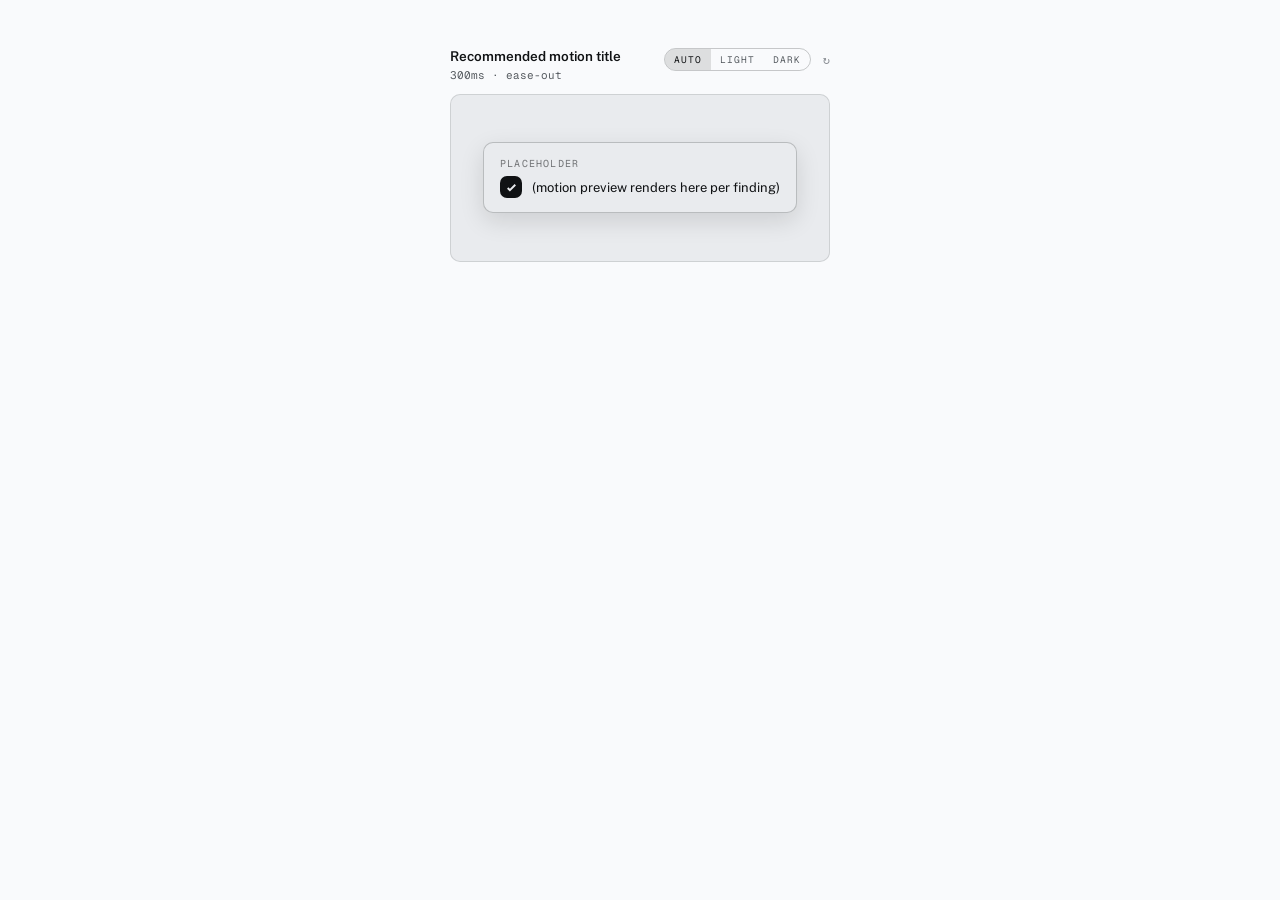
<file: user-claude/skills/design-motion-principles/references/demo-shell.html>
<!--
  Demo Shell — design-motion-principles
  =====================================

  Minimal, isolated reference for a single demo card. The agent reads this
  during STEP 3 of the audit workflow (see ../SKILL.md) and uses it as the
  per-finding template — one .demo block per Critical or Important finding
  (Opportunities don't get demo cards).

  The full worked example with five demo cards in context lives in
  references/report-template.html. This file is intentionally minimal:
  one card, every contract visible, no report scaffolding.

  How the agent uses this file
  ----------------------------
  1. Copy the entire <style> block into the report's <head>. The shell's
     tokens, .demo layout, stage colors, segmented control, and the
     prefers-reduced-motion guard are SHARED across every demo card in the
     report and must not be duplicated per finding.

  2. For each finding {n} (1-indexed across the whole report):
     a. Replace the MOTION-CODE-SLOT-{n} comment with the per-finding
        @keyframes m{n} block AND the .demo-{n}__mt selector rule.
        Suffix {n} so multiple findings cannot collide on keyframe
        names or selectors.
     b. Replace the DEMO-CARD-MOTION-SLOT-{n} comment in the .demo__stage
        markup with the actual motion-target element. Its class must be
        .demo-{n}__mt so it matches the rules above.
     c. Set .demo__title to a short title for the recommended motion
        (e.g., "Quick tab crossfade", "Sheet enter (mirror for exit)").
     d. Set .demo__timing to the duration plus easing (e.g.,
        "180ms · ease-out", "300ms · ease-out-quint"). The subhead
        ALWAYS renders — populate it for every demo so card heights
        stay consistent across the report.
     e. Renumber the four radio ids from st1-* to st{n}-*, and the
        labels' for= attributes to match.

  3. Per-finding code MUST honor these contracts:
     - Do NOT redefine the shell's tokens (--ink, --paper, --surface-2,
       --line, --line-strong, --st-bg, --st-fg, --st-line, --st-dim,
       --sans, --mono). Use them via var().
     - Do NOT modify the prefers-reduced-motion block. The shell's
       guard collapses all .demo-{n}__mt animations to none. The
       per-finding @keyframes 100% state MUST match the motion-target
       element's default static rendering so the reduce-motion fallback
       shows the correct final visual.
     - Per-finding @keyframes use the 0% / ~60% / 100% cadence:
       0% = start state, ~60% = motion complete (~1.8s in),
       100% = hold (~1.2s). The shell uses animation-duration: 3s.

  4. Motion targets and ANY UI primitives inside the stage (.ui-btn,
     .ui-card, .ui-row, .ui-check, .ui-num, .ui-label, badge, etc.)
     use --st-bg / --st-fg / --st-line / --st-dim — NEVER --accent or
     other page tokens. This guarantees the demo contrasts correctly
     when its stage is locked to a different theme than the report.

  5. Demo cards are non-interactive. The stage toggle radios are the
     only interactive element. tabindex on the radios is fine; the
     stage itself stays out of focus order.

  Loop pacing
  -----------
  animation-duration: 3s. Keyframes 0% / ~60% / 100%. Motion 0–60% ≈ 1.8s,
  hold 60–100% ≈ 1.2s, then restart. Every demo in a report uses this
  cadence so all cards share the same rhythm.

  Standalone preview
  ------------------
  Opening this file directly in a browser shows one .demo card with the
  loop indicator, the segmented Auto/Light/Dark stage toggle, and a
  placeholder motion target (a simple shape that fades in). No real
  per-finding motion plays — the agent injects motion per finding when
  this template is embedded in a report. The shell also honors the
  viewer's prefers-color-scheme for standalone rendering.
-->
<!DOCTYPE html>
<html lang="en">
<head>
  <meta charset="utf-8">
  <meta name="viewport" content="width=device-width, initial-scale=1">
  <title>Demo Shell — design-motion-principles</title>
  <link rel="preconnect" href="https://fonts.googleapis.com">
  <link rel="preconnect" href="https://fonts.gstatic.com" crossorigin>
  <link href="https://fonts.googleapis.com/css2?family=Familjen+Grotesk:wght@400;500;600;700&family=Public+Sans:wght@400;500;600;700&family=Geist+Mono:wght@400;500;600&display=swap" rel="stylesheet">
  <style>
    :root {
      /* Cool slate-graphite neutrals (hue 255). In the full report these
         are overridden by a global theme toggle; here the shell flips via
         prefers-color-scheme for standalone preview. */
      --ink:        oklch(0.155 0.006 255);
      --surface:    oklch(0.195 0.007 255);
      --surface-2:  oklch(0.235 0.008 255);
      --paper:      oklch(0.945 0.004 255);
      --paper-dim:  oklch(0.800 0.006 255);
      --muted:      oklch(0.680 0.008 255);
      --faint:      oklch(0.505 0.008 255);
      --line:       oklch(0.95 0.01 255 / 0.09);
      --line-strong:oklch(0.95 0.01 255 / 0.16);

      --display: "Familjen Grotesk", "Hanken Grotesk", system-ui, sans-serif;
      --sans: "Public Sans", -apple-system, BlinkMacSystemFont, "Segoe UI", system-ui, sans-serif;
      --mono: "Geist Mono", ui-monospace, "SF Mono", Menlo, monospace;
    }

    @media (prefers-color-scheme: light) {
      :root {
        --ink:        oklch(0.985 0.003 255);
        --surface:    oklch(0.965 0.004 255);
        --surface-2:  oklch(0.940 0.005 255);
        --paper:      oklch(0.180 0.006 255);
        --paper-dim:  oklch(0.330 0.008 255);
        --muted:      oklch(0.475 0.010 255);
        --faint:      oklch(0.640 0.009 255);
        --line:       oklch(0.180 0.010 255 / 0.12);
        --line-strong:oklch(0.180 0.010 255 / 0.22);
      }
    }

    * { box-sizing: border-box; }
    body {
      background: var(--ink);
      color: var(--paper);
      font-family: var(--sans);
      margin: 0;
      padding: 48px;
      display: flex;
      justify-content: center;
    }

    /* visually-hidden (stage-toggle radios) */
    .vh { position: absolute; width: 1px; height: 1px; padding: 0; margin: -1px; overflow: hidden; clip: rect(0 0 0 0); white-space: nowrap; border: 0; }

    /* ───────────── Demo card ───────────── */
    .demo { position: relative; width: 380px; }
    .demo__bar { display: flex; align-items: flex-start; justify-content: space-between; gap: 12px; margin-bottom: 12px; }
    .demo__meta { min-width: 0; }
    .demo__title { display: block; font-size: 13.5px; font-weight: 600; color: var(--paper); line-height: 1.3; }
    .demo__timing { display: block; font-family: var(--mono); font-size: 11px; color: var(--muted); margin-top: 2px; font-variant-numeric: tabular-nums; }
    .demo__controls { display: flex; align-items: center; gap: 12px; flex-shrink: 0; }
    .demo__loop { font-family: var(--mono); font-size: 12px; color: var(--faint); }

    /* segmented Auto / Light / Dark stage toggle (pure CSS).
       Auto = follow ambient theme via --surface-2 + --paper.
       Light / Dark = locked overrides (hardcoded values, ignore ambient). */
    .seg { display: inline-flex; border: 1px solid var(--line-strong); border-radius: 100px; overflow: hidden; }
    .seg label { font-family: var(--mono); font-size: 9.5px; letter-spacing: 0.1em; text-transform: uppercase; color: var(--muted); padding: 4px 9px; cursor: pointer; user-select: none; transition: background 0.15s ease, color 0.15s ease; }
    .demo input[id$="-a"]:checked ~ .demo__bar .seg label[for$="-a"],
    .demo input[id$="-l"]:checked ~ .demo__bar .seg label[for$="-l"],
    .demo input[id$="-d"]:checked ~ .demo__bar .seg label[for$="-d"] {
      background: color-mix(in oklch, var(--paper) 12%, transparent);
      color: var(--paper);
    }

    .demo__stage {
      /* AUTO default — stage uses the ambient elevated surface */
      --st-bg: var(--surface-2);
      --st-fg: var(--paper);
      --st-line: var(--line-strong);
      --st-dim: color-mix(in oklch, var(--paper) 55%, transparent);
      background: var(--st-bg); color: var(--st-fg);
      border: 1px solid var(--line); border-radius: 10px;
      padding: 32px 24px; min-height: 168px;
      display: flex; align-items: center; justify-content: center; overflow: hidden;
    }
    /* Locked Light: hardcoded light, regardless of ambient theme */
    .demo input[id$="-l"]:checked ~ .demo__stage {
      --st-bg: oklch(0.985 0.003 255);
      --st-fg: oklch(0.180 0.006 255);
      --st-line: oklch(0.180 0.010 255 / 0.18);
      --st-dim: oklch(0.180 0.010 255 / 0.45);
    }
    /* Locked Dark: hardcoded dark, regardless of ambient theme */
    .demo input[id$="-d"]:checked ~ .demo__stage {
      --st-bg: oklch(0.180 0.006 255);
      --st-fg: oklch(0.985 0.003 255);
      --st-line: oklch(0.985 0.010 255 / 0.18);
      --st-dim: oklch(0.985 0.010 255 / 0.50);
    }

    /* Generic UI primitives for use inside motion targets. All theme via
       stage tokens, NEVER page tokens — so they contrast correctly when a
       stage is locked to a different theme than the report. */
    .ui-btn { display: inline-flex; align-items: center; justify-content: center; padding: 9px 18px; border-radius: 8px; background: var(--st-fg); color: var(--st-bg); font-family: var(--sans); font-size: 13px; font-weight: 600; }
    .ui-card { background: var(--st-bg); border: 1px solid var(--st-line); border-radius: 10px; padding: 14px 16px; min-width: 180px; box-shadow: 0 8px 24px oklch(0 0 0 / 0.12); }
    .ui-row { display: flex; align-items: center; gap: 10px; font-size: 13px; color: var(--st-fg); }
    .ui-check { width: 22px; height: 22px; border-radius: 7px; background: var(--st-fg); display: inline-flex; align-items: center; justify-content: center; flex-shrink: 0; }
    .ui-check svg { width: 13px; height: 13px; stroke: var(--st-bg); }
    .ui-num { font-family: var(--display); font-size: 34px; font-weight: 700; color: var(--st-fg); font-variant-numeric: tabular-nums; letter-spacing: -0.02em; }
    .ui-label { font-family: var(--mono); font-size: 10px; letter-spacing: 0.12em; text-transform: uppercase; color: var(--st-dim); }

    /* prefers-reduced-motion — disables every per-finding animation and
       hides the loop indicator. The per-finding @keyframes 100% state
       must match the motion-target's default rendering so the reduce
       fallback shows the correct final visual. */
    @media (prefers-reduced-motion: reduce) {
      .demo__loop { display: none; }
      [class*="__mt"], [class*="__mt"] * { animation: none !important; transition: none !important; }
    }

    /* MOTION-CODE-SLOT-{n}
       Per-finding @keyframes and .demo-{n}__mt rules go here. {n} is the
       finding's 1-indexed position across the report.

       Example shape (replace per finding — wrap in
       @media (prefers-reduced-motion: no-preference) { ... }):

       @media (prefers-reduced-motion: no-preference) {
         @keyframes m1 {
           0%   { opacity: 0; transform: translateY(8px); filter: blur(4px); }
           60%  { opacity: 1; transform: translateY(0);   filter: blur(0);  }
           100% { opacity: 1; transform: translateY(0);   filter: blur(0);  }
         }
         .demo-1__mt {
           animation: m1 3s cubic-bezier(0.22, 1, 0.36, 1) infinite;
         }
       }
    */

    /* Placeholder motion for standalone preview only — agent strips this
       when composing the report. Demonstrates the 0 / 60 / 100 cadence. */
    @media (prefers-reduced-motion: no-preference) {
      @keyframes m-placeholder {
        0%   { opacity: 0; transform: translateY(8px); filter: blur(4px); }
        60%  { opacity: 1; transform: translateY(0);   filter: blur(0);  }
        100% { opacity: 1; transform: translateY(0);   filter: blur(0);  }
      }
      .demo-1__mt {
        animation: m-placeholder 3s cubic-bezier(0.22, 1, 0.36, 1) infinite;
      }
    }
  </style>
</head>
<body>

  <div class="demo">
    <input class="vh" type="radio" name="st1" id="st1-a" checked>
    <input class="vh" type="radio" name="st1" id="st1-l">
    <input class="vh" type="radio" name="st1" id="st1-d">
    <div class="demo__bar">
      <div class="demo__meta">
        <span class="demo__title">Recommended motion title</span>
        <span class="demo__timing">300ms · ease-out</span>
      </div>
      <div class="demo__controls">
        <div class="seg">
          <label for="st1-a">Auto</label>
          <label for="st1-l">Light</label>
          <label for="st1-d">Dark</label>
        </div>
        <span class="demo__loop">↻</span>
      </div>
    </div>
    <div class="demo__stage">
      <!-- DEMO-CARD-MOTION-SLOT-{n}
           Per-finding motion-target element goes here. Its class must
           match the rules in MOTION-CODE-SLOT-{n} above:
             <div class="demo-{n}__mt">...content...</div>
           The element's contents are agent-determined (a button shape,
           a card, an icon, a row of items for stagger demos, a number,
           a badge, etc.). All inner UI primitives use the stage tokens
           (--st-fg / --st-bg / --st-line / --st-dim) — NEVER page tokens. -->
      <div class="demo-1__mt">
        <div class="ui-card">
          <div class="ui-label" style="margin-bottom: 6px;">Placeholder</div>
          <div class="ui-row">
            <span class="ui-check"><svg viewBox="0 0 24 24" fill="none" stroke="currentColor" stroke-width="3.5"><path d="M5 13l4 4L19 7"/></svg></span>
            <span>(motion preview renders here per finding)</span>
          </div>
        </div>
      </div>
    </div>
  </div>

</body>
</html>
</file>
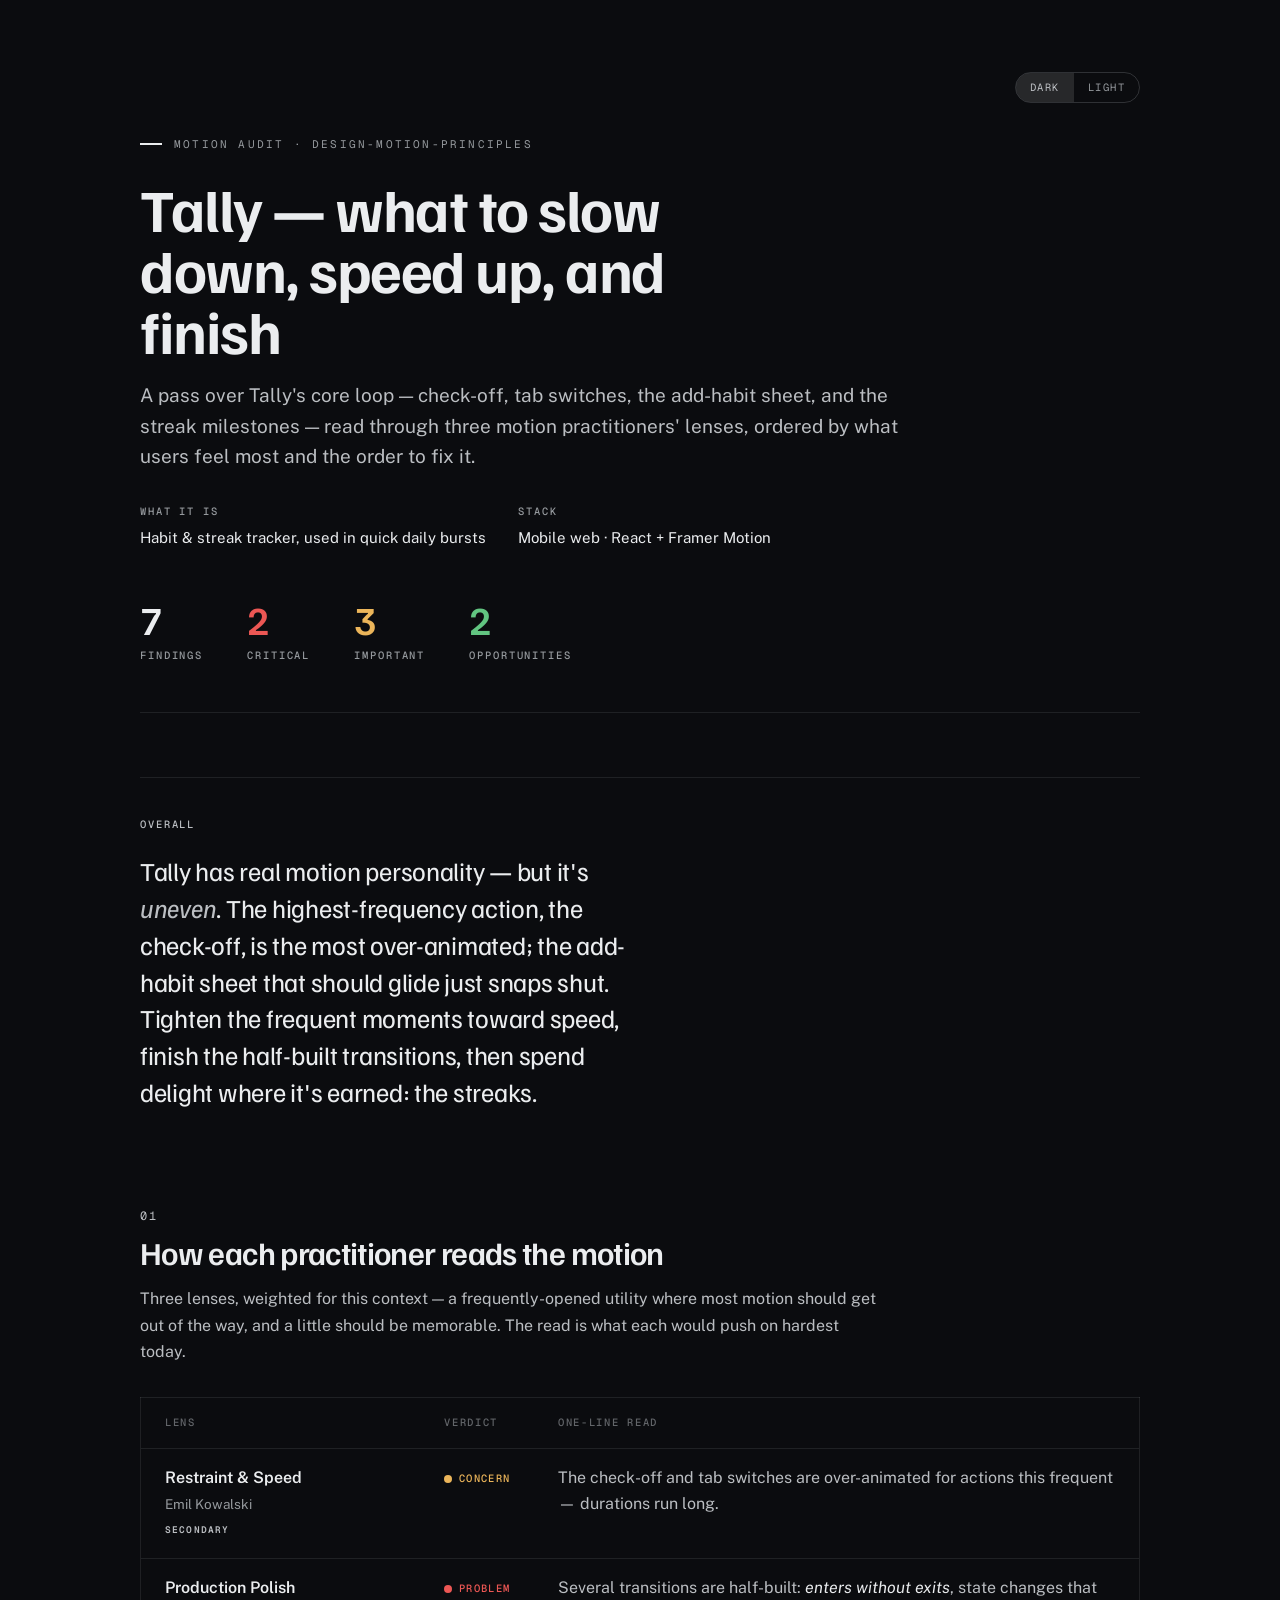
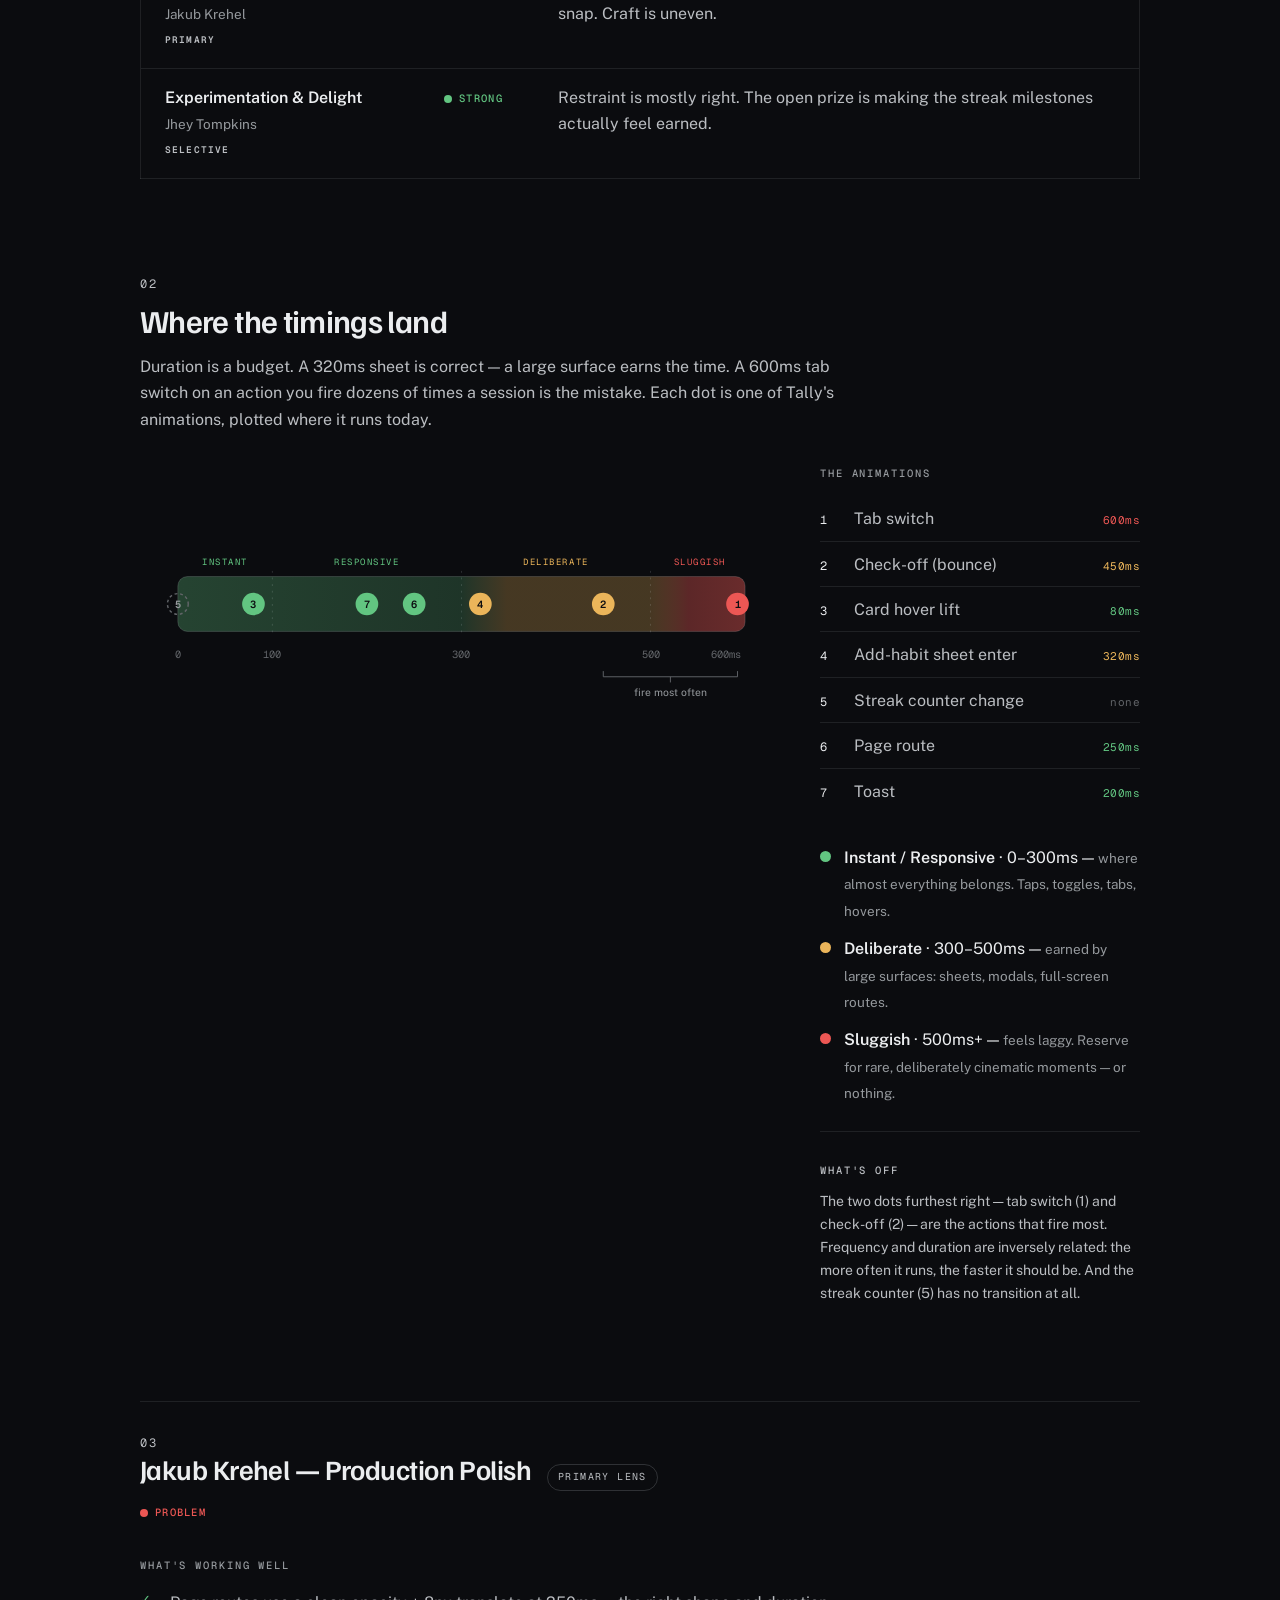
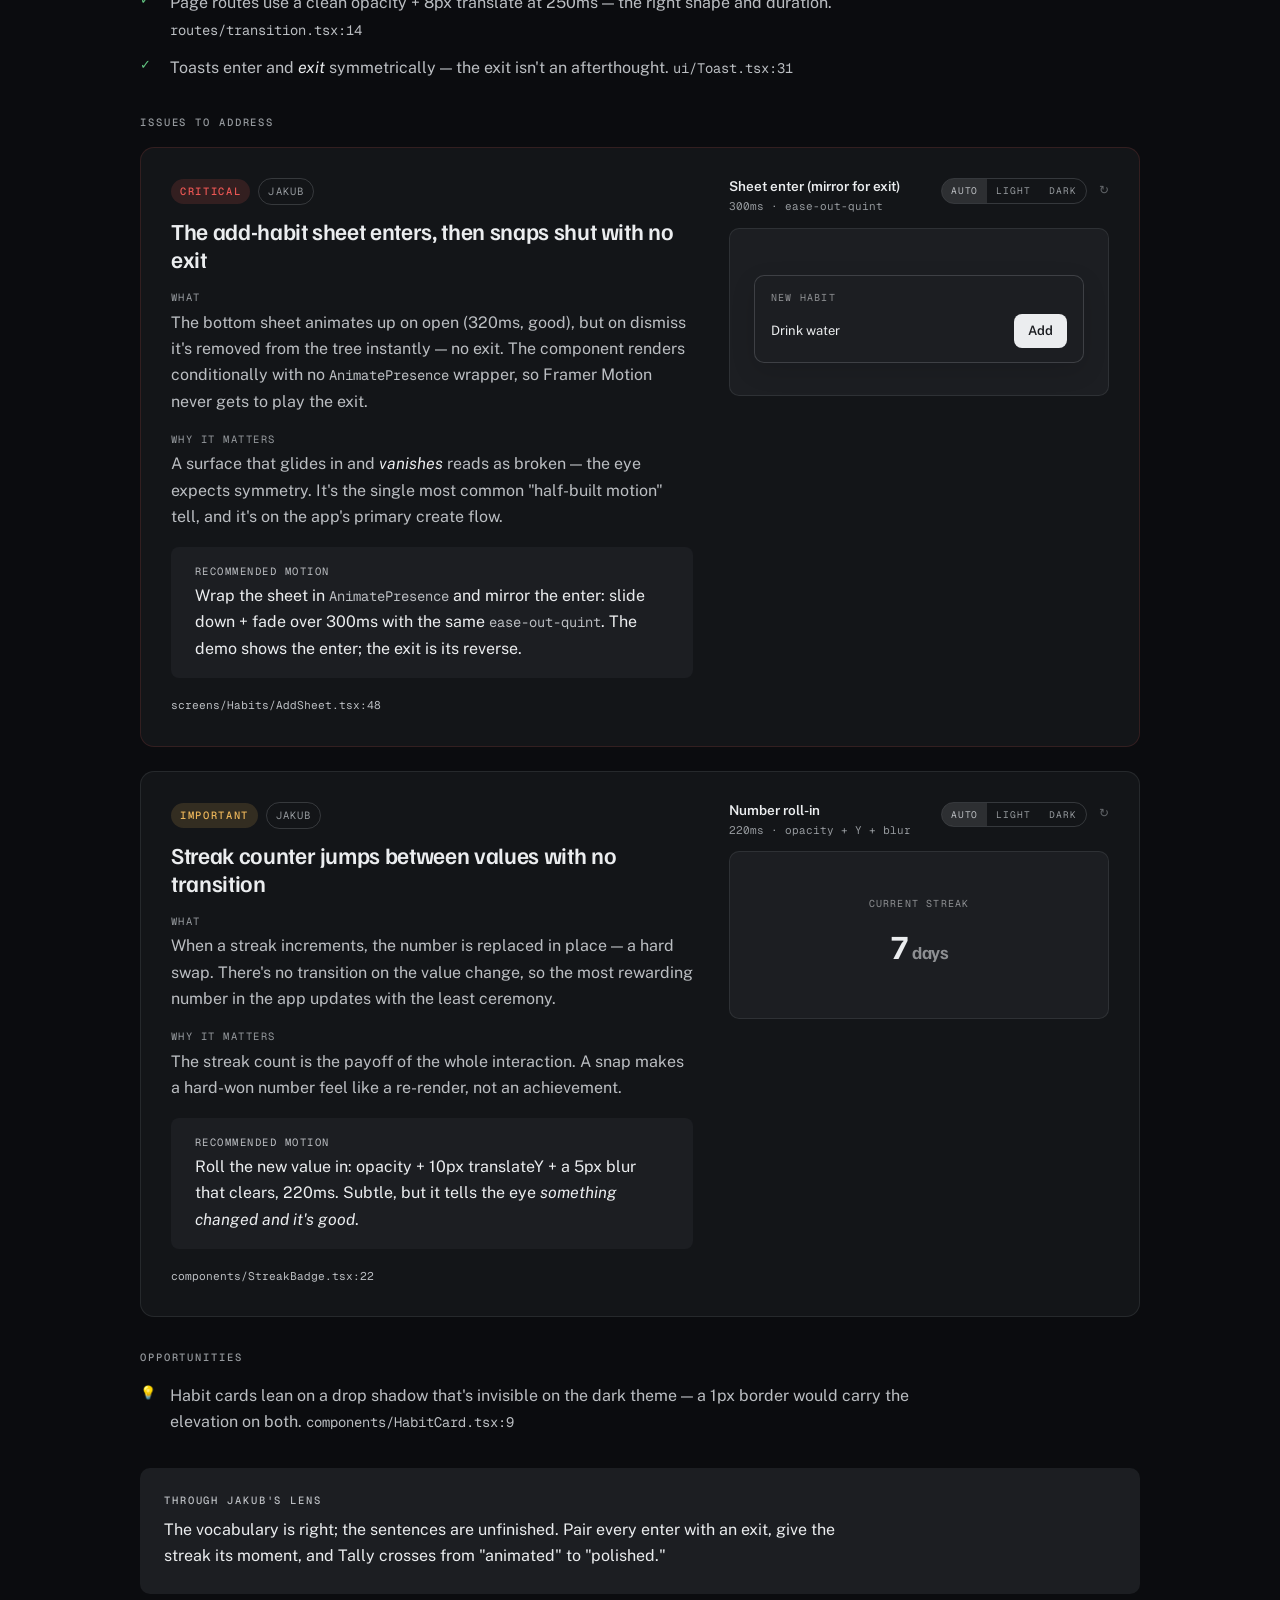
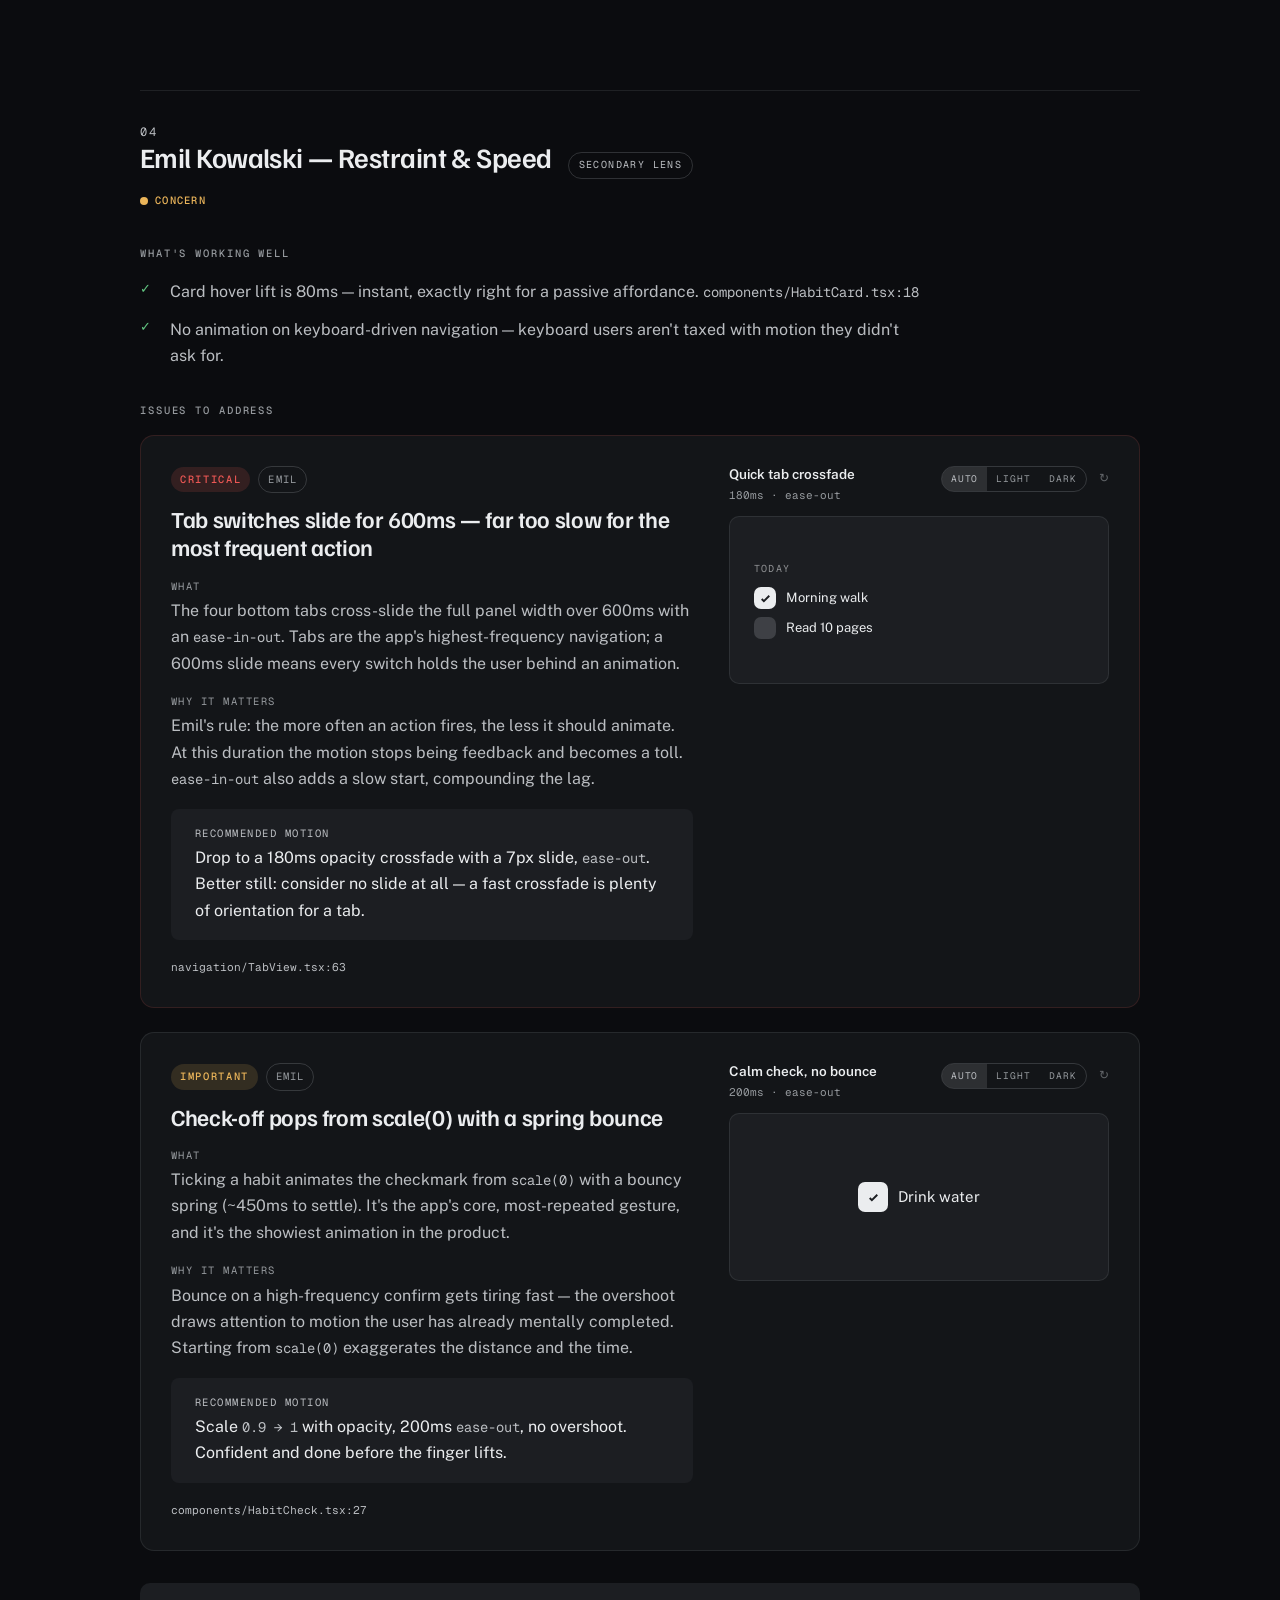
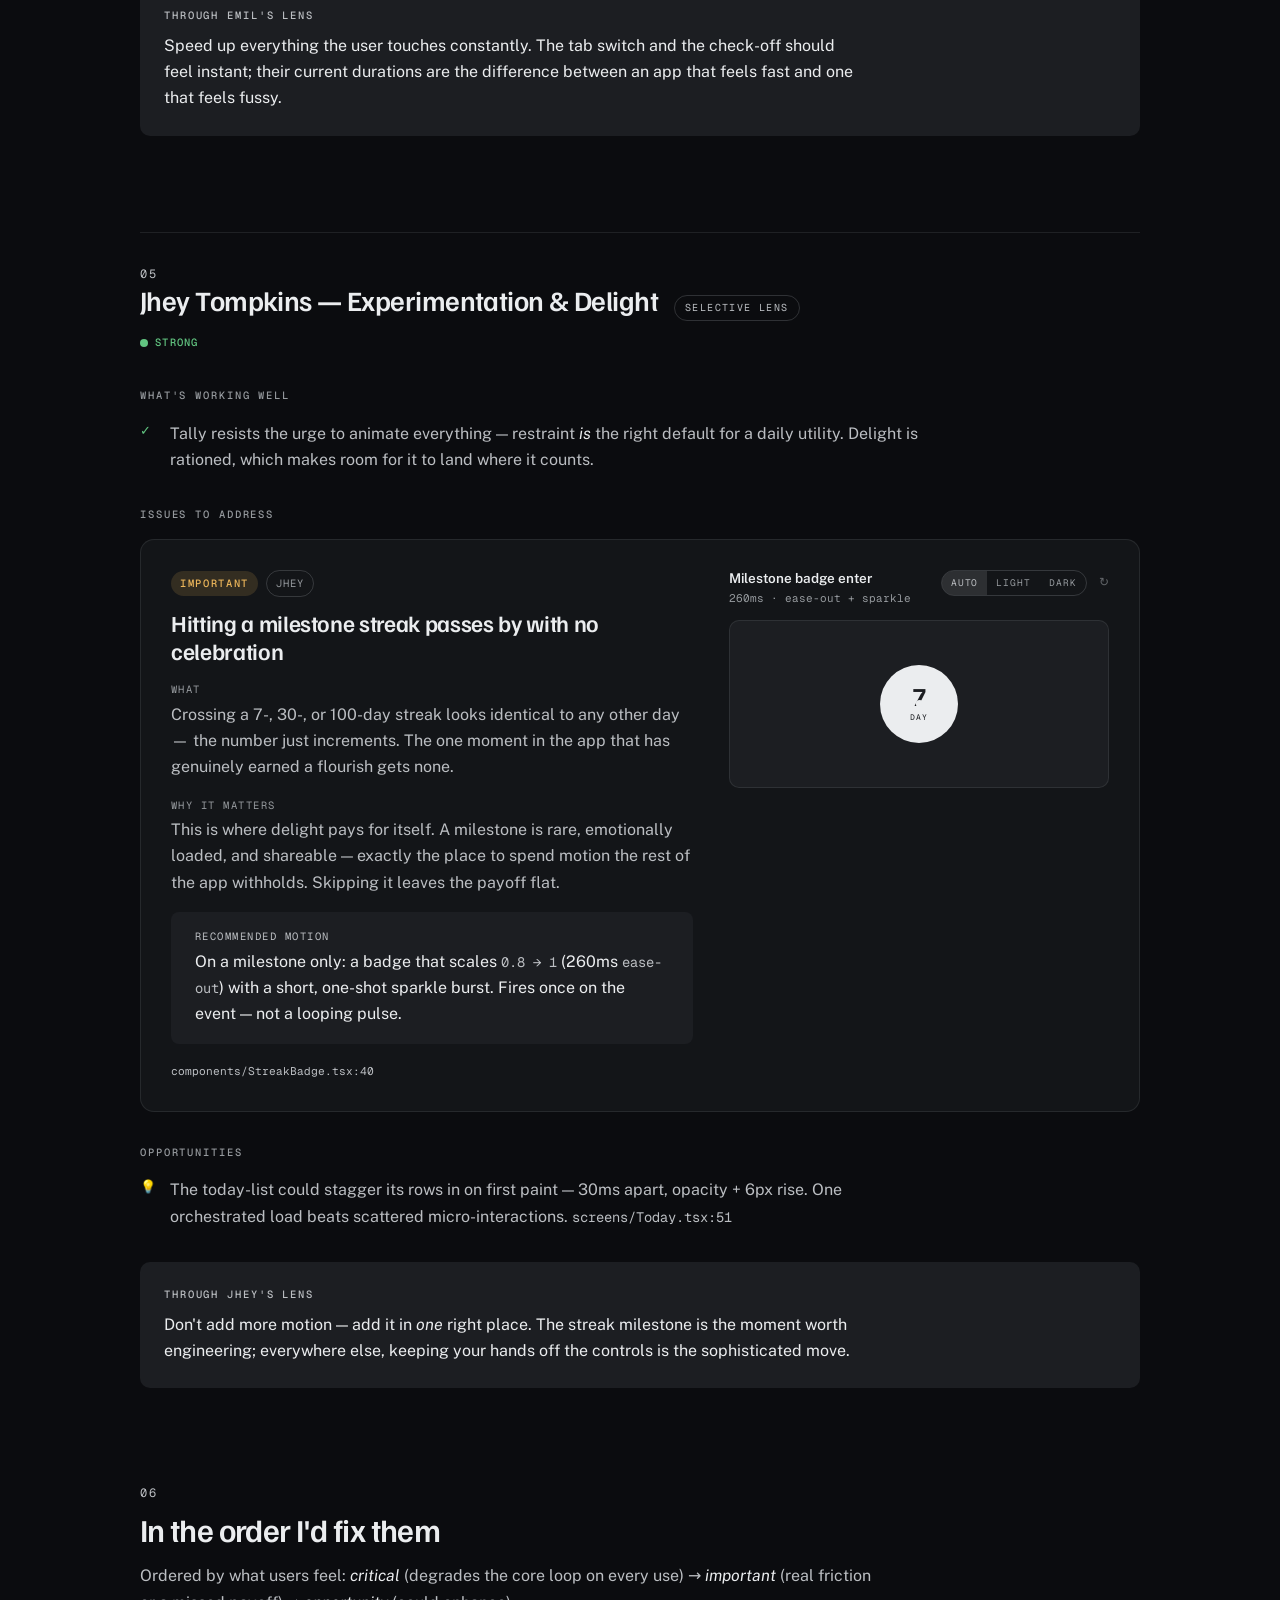
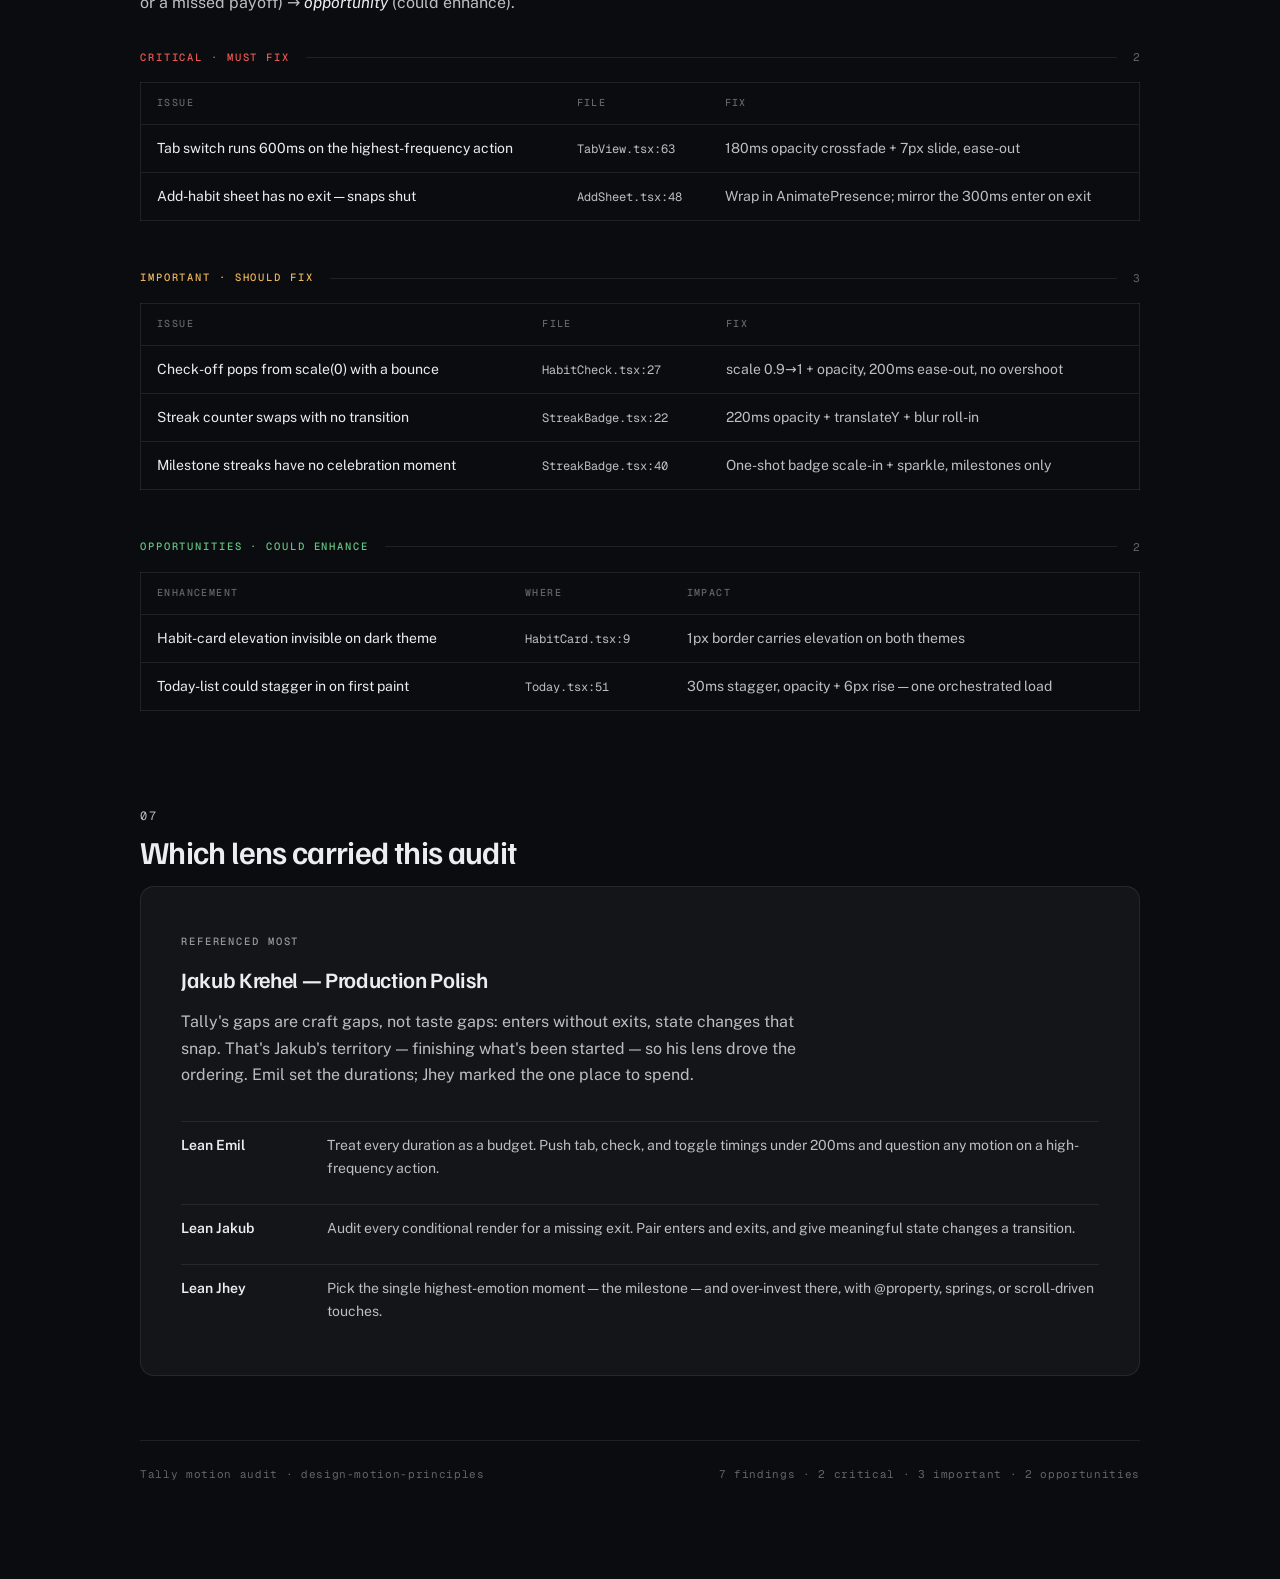
<file: user-claude/skills/design-motion-principles/references/report-template.html>
<!doctype html>
<html lang="en">
<head>
<meta charset="utf-8" />
<meta name="viewport" content="width=device-width, initial-scale=1" />
<title>Tally — Motion Audit · design-motion-principles</title>

<!--
  ════════════════════════════════════════════════════════════════════
  design-motion-principles MOTION AUDIT — reference template
  worked example: "Tally" (habit & streak tracker · React + Framer Motion)
  ════════════════════════════════════════════════════════════════════
  Canonical HTML report for the motion audit. Self-contained: one file,
  no local asset dependencies. Fonts load from a CDN with a robust
  fallback stack and degrade gracefully offline.

  DISTINCT SIBLING of thumb-first's report-template.html — same system
  architecture (OKLCH tokens, mono micro-labels, severity channel,
  finding cards), but its OWN identity: COOL slate-graphite (hue 255)
  instead of warm graphite, a magenta-rose accent, and the Familjen /
  Onest / Geist Mono type family. The personality is time + movement.

  COLOR CHANNELS — keep them separate:
    • Fixed identity .... cool slate-graphite + chalk. Carries NO meaning.
    • --accent .......... ONE color SAMPLED FROM THE AUDITED PRODUCT.
                          Brand chrome only (eyebrow tick, section
                          numerals, links, recommended-motion accents).
                          NEVER used for severity or the timing ramp.
    • Severity .......... fixed: --crit / --imp / --opp. Never adaptive.
    • Timing ramp ....... fixed: instant/responsive (green) · deliberate
                          (amber) · sluggish (red). Diagram + legend only.
    • Verdict chips ..... fixed: strong / concern / problem / mixed.

  THE DEMO CARDS are the centerpiece — the only animated elements in the
  document. Each Critical or Important finding gets a live, looping CSS
  demo of the RECOMMENDED motion, with a pure-CSS Light/Dark stage toggle
  so the reader can check the motion on either surface. Opportunities
  never get a demo card. The report itself has NO entrance, scroll, or
  mount animation — anything else would reproduce the slop this skill
  audits against.

  MODULAR SECTIONS — render a section ONLY if the audit produced it.
-->

<link rel="preconnect" href="https://fonts.googleapis.com">
<link rel="preconnect" href="https://fonts.gstatic.com" crossorigin>
<link href="https://fonts.googleapis.com/css2?family=Familjen+Grotesk:wght@400;500;600;700&family=Public+Sans:wght@400;500;600;700&family=Geist+Mono:wght@400;500;600&display=swap" rel="stylesheet">

<style>
  :root {
    /* ——— Fixed identity: COOL slate-graphite + chalk (near-achromatic) ——— */
    --ink:        oklch(0.155 0.006 255);
    --surface:    oklch(0.195 0.007 255);
    --surface-2:  oklch(0.235 0.008 255);
    --paper:      oklch(0.945 0.004 255);
    --paper-dim:  oklch(0.800 0.006 255);
    --muted:      oklch(0.680 0.008 255);
    --faint:      oklch(0.505 0.008 255);
    --line:       oklch(0.95 0.01 255 / 0.09);
    --line-strong:oklch(0.95 0.01 255 / 0.16);

    /* ——— Accent (NEUTRAL BY DEFAULT) ———
       The report has no primary color. --accent aliases the contrast
       neutral (--paper) so any element that historically wanted a brand
       splash now reads as quiet chrome. An individual audit can repoint
       these three to a sampled brand color if appropriate, but the
       default — and the worked example — keeps the chrome neutral and
       lets severity be the only color in the report. */
    --accent:      var(--paper);
    --accent-soft: var(--paper-dim);
    --accent-tint: color-mix(in oklch, var(--paper) 12%, transparent);

    /* ——— Severity (FIXED — never adaptive) ——— */
    --crit:      oklch(0.655 0.185 25);
    --crit-tint: oklch(0.655 0.185 25 / 0.15);
    --imp:       oklch(0.805 0.125 78);
    --imp-tint:  oklch(0.805 0.125 78 / 0.15);
    --opp:       oklch(0.745 0.135 152);
    --opp-tint:  oklch(0.745 0.135 152 / 0.15);

    /* ——— Timing-budget ramp (FIXED — diagram + its legend only) ——— */
    --t-good:  oklch(0.745 0.135 152);  /* instant + responsive */
    --t-mid:   oklch(0.805 0.125 78);   /* deliberate           */
    --t-slow:  oklch(0.655 0.185 25);   /* sluggish             */

    /* ——— Verdict (FIXED — lens table) ——— */
    --strong:  var(--opp);
    --concern: var(--imp);
    --problem: var(--crit);

    /* ——— Spacing (4pt scale, semantic) ——— */
    --s1:4px; --s2:8px; --s3:12px; --s4:16px; --s5:24px;
    --s6:32px; --s7:48px; --s8:64px; --s9:96px;

    --display: "Familjen Grotesk", "Hanken Grotesk", system-ui, sans-serif;
    --sans: "Public Sans", -apple-system, BlinkMacSystemFont, "Segoe UI", system-ui, sans-serif;
    --mono: "Geist Mono", ui-monospace, "SF Mono", Menlo, monospace;
  }

  /* ═══════════════ LIGHT-MODE OVERRIDES ═══════════════
     Activated when the global theme toggle is set to Light. Every token
     above gets a counterpart here — same hue, mirrored L — so the report
     reads cleanly on light backgrounds. Hue stays 255 (cool slate) so the
     identity is the same character, just inverted. */
  :root:has(#theme-light:checked) {
    --ink:        oklch(0.985 0.003 255);  /* light page bg */
    --surface:    oklch(0.965 0.004 255);
    --surface-2:  oklch(0.940 0.005 255);
    --paper:      oklch(0.180 0.006 255);  /* dark text */
    --paper-dim:  oklch(0.330 0.008 255);
    --muted:      oklch(0.475 0.010 255);
    --faint:      oklch(0.640 0.009 255);
    --line:       oklch(0.180 0.010 255 / 0.12);
    --line-strong:oklch(0.180 0.010 255 / 0.22);

    /* Accent stays aliased to --paper (now the dark ink in light mode),
       so chrome inverts automatically. No additional override needed. */

    /* Severity: same hues, deeper L for legibility on light bg */
    --crit:      oklch(0.555 0.195 25);
    --crit-tint: oklch(0.555 0.195 25 / 0.12);
    --imp:       oklch(0.580 0.155 78);
    --imp-tint:  oklch(0.580 0.155 78 / 0.14);
    --opp:       oklch(0.555 0.140 152);
    --opp-tint:  oklch(0.555 0.140 152 / 0.13);

    /* Timing ramp follows severity */
    --t-good: oklch(0.555 0.140 152);
    --t-mid:  oklch(0.580 0.155 78);
    --t-slow: oklch(0.555 0.195 25);
  }

  /* SVG dot label: light text in light-mode (deeper dots), dark text in dark-mode (lighter dots) */
  :root:has(#theme-light:checked) .tf-dot-text { fill: oklch(0.985 0.003 255); }

  * { box-sizing: border-box; }
  html, body { margin: 0; padding: 0; }
  body {
    background: var(--ink);
    color: var(--paper);
    font-family: var(--sans);
    font-size: 16px;
    line-height: 1.65;
    -webkit-font-smoothing: antialiased;
    text-rendering: optimizeLegibility;
  }
  ::selection { background: var(--accent-tint); }
  a { color: var(--accent-soft); text-underline-offset: 3px; text-decoration-thickness: 1px; }

  .wrap { max-width: 1080px; margin: 0 auto; padding: clamp(40px, 6vw, 72px) clamp(20px, 5vw, 40px) 96px; }

  /* shared micro-label */
  .mono-label {
    font-family: var(--mono);
    font-size: 10.5px;
    letter-spacing: 0.18em;
    text-transform: uppercase;
    color: var(--muted);
    font-weight: 500;
  }
  code { font-family: var(--mono); font-size: 0.86em; color: var(--paper-dim); }

  /* visually-hidden (theme + stage radios) */
  .vh { position: absolute; width: 1px; height: 1px; padding: 0; margin: -1px; overflow: hidden; clip: rect(0 0 0 0); white-space: nowrap; border: 0; }

  /* ───────────── Global theme switch ───────────── */
  .theme-switch { display: flex; justify-content: flex-end; margin-bottom: var(--s5); }
  .theme-switch__pill { display: inline-flex; align-items: center; gap: 0; border: 1px solid var(--line-strong); border-radius: 100px; overflow: hidden; }
  .theme-switch__pill label { font-family: var(--mono); font-size: 10.5px; letter-spacing: 0.14em; text-transform: uppercase; color: var(--muted); padding: 6px 14px; cursor: pointer; user-select: none; transition: background 0.15s ease, color 0.15s ease; }
  #theme-dark:checked  ~ .theme-switch__pill label[for="theme-dark"],
  #theme-light:checked ~ .theme-switch__pill label[for="theme-light"] { background: var(--accent-tint); color: var(--accent-soft); }

  /* ───────────── Header ───────────── */
  header.doc { padding-bottom: var(--s7); margin-bottom: var(--s8); border-bottom: 1px solid var(--line); }
  .eyebrow {
    font-family: var(--mono);
    font-size: 11px; letter-spacing: 0.2em; text-transform: uppercase;
    color: var(--muted); display: inline-flex; align-items: center; gap: var(--s3);
  }
  .eyebrow::before { content: ""; width: 22px; height: 2px; background: var(--accent); display: inline-block; }
  h1.title {
    font-family: var(--display);
    font-size: clamp(38px, 6vw, 60px);
    font-weight: 700; letter-spacing: -0.025em; line-height: 1.02;
    margin: var(--s5) 0 var(--s4); color: var(--paper); max-width: 17ch;
  }
  .lede { font-size: clamp(17px, 2.2vw, 19px); color: var(--paper-dim); max-width: 66ch; line-height: 1.6; }
  .meta-row { display: flex; flex-wrap: wrap; gap: var(--s6); margin-top: var(--s6); }
  .meta-row .k { display: block; margin-bottom: 4px; }
  .meta-row .v { font-size: 15px; color: var(--paper); }

  .stats { display: flex; gap: clamp(20px, 4vw, 44px); margin-top: var(--s7); flex-wrap: wrap; }
  .stat .num { font-family: var(--display); font-size: 40px; font-weight: 600; letter-spacing: -0.02em; line-height: 1; font-variant-numeric: tabular-nums; }
  .stat.crit .num { color: var(--crit); }
  .stat.imp .num  { color: var(--imp); }
  .stat.opp .num  { color: var(--opp); }
  .stat .lbl { margin-top: var(--s2); }
  .stat a { color: inherit; text-decoration: none; }
  .stat a:hover .num { text-decoration: underline; text-underline-offset: 5px; text-decoration-thickness: 2px; }

  /* ───────────── Section scaffolding ───────────── */
  section { margin-bottom: var(--s9); }
  .sec-index { font-family: var(--mono); font-size: 12px; letter-spacing: 0.16em; color: var(--accent-soft); }
  h2.section-title {
    font-family: var(--display);
    font-size: clamp(24px, 3.4vw, 32px);
    font-weight: 600; letter-spacing: -0.02em; line-height: 1.1;
    margin: var(--s2) 0 var(--s4); color: var(--paper);
  }
  .section-sub { color: var(--paper-dim); max-width: 74ch; margin: 0 0 var(--s6); }
  .section-sub em { color: var(--paper); font-style: italic; }

  /* ───────────── Overall assessment ───────────── */
  .assessment { border-top: 1px solid var(--line); padding-top: var(--s6); }
  .assessment .mono-label { color: var(--accent-soft); }
  .assessment p { font-family: var(--display); font-weight: 400; font-size: clamp(20px, 2.8vw, 26px); line-height: 1.42; letter-spacing: -0.01em; color: var(--paper); max-width: 34ch; margin: var(--s4) 0 0; }
  .assessment p em { font-style: italic; color: var(--accent-soft); }

  /* ───────────── Lens summary table ───────────── */
  .lens-table { width: 100%; border-collapse: collapse; border: 1px solid var(--line); }
  .lens-table th, .lens-table td { padding: var(--s4) var(--s5); text-align: left; border-bottom: 1px solid var(--line); vertical-align: top; }
  .lens-table tr:last-child td { border-bottom: none; }
  .lens-table thead th { font-family: var(--mono); font-size: 10.5px; letter-spacing: 0.16em; text-transform: uppercase; color: var(--faint); font-weight: 500; }
  .lens-table tbody tr:hover { background: oklch(0.95 0.01 255 / 0.018); }
  .lens-name { font-weight: 600; color: var(--paper); width: 28%; }
  .lens-name .who { display: block; margin-top: 2px; color: var(--muted); font-weight: 400; font-size: 13.5px; }
  .lens-name .weight { display: inline-block; margin-top: 6px; font-family: var(--mono); font-size: 9.5px; letter-spacing: 0.12em; text-transform: uppercase; color: var(--accent-soft); }
  .lens-read { color: var(--paper-dim); }
  .lens-read em { color: var(--paper); font-style: italic; }
  .verdict { display: inline-flex; align-items: center; gap: 7px; font-family: var(--mono); font-size: 10.5px; letter-spacing: 0.12em; text-transform: uppercase; font-weight: 500; }
  .verdict::before { content: ""; width: 8px; height: 8px; border-radius: 50%; flex-shrink: 0; }
  .v-strong  { color: var(--strong); }  .v-strong::before  { background: var(--strong); }
  .v-concern { color: var(--concern); } .v-concern::before { background: var(--concern); }
  .v-problem { color: var(--problem); } .v-problem::before { background: var(--problem); }
  .v-mixed   { color: var(--muted); }   .v-mixed::before   { background: var(--muted); }

  /* ───────────── Timing-budget diagram ───────────── */
  .timing-grid { display: grid; grid-template-columns: 1fr 320px; gap: clamp(28px, 5vw, 56px); align-items: start; }
  @media (max-width: 860px) { .timing-grid { grid-template-columns: 1fr; } }
  .timing-figure { width: 100%; height: auto; }
  .timing-key h4 { margin: 0 0 var(--s4); }
  .key-list { list-style: none; margin: 0 0 var(--s6); padding: 0; display: grid; gap: 2px; }
  .key-list li { display: grid; grid-template-columns: 22px 1fr auto; align-items: baseline; gap: var(--s3); padding: var(--s2) 0; border-bottom: 1px solid var(--line); }
  .key-list li:last-child { border-bottom: none; }
  .key-list .kn { font-family: var(--mono); font-size: 12px; color: var(--paper); font-variant-numeric: tabular-nums; }
  .key-list .ka { color: var(--paper-dim); }
  .key-list .kt { font-family: var(--mono); font-size: 11px; letter-spacing: 0.04em; font-variant-numeric: tabular-nums; }
  .kt.good { color: var(--t-good); }
  .kt.mid  { color: var(--t-mid); }
  .kt.slow { color: var(--t-slow); }
  .kt.none { color: var(--faint); }
  .zone-defs { display: grid; gap: var(--s3); margin-top: var(--s5); }
  .zone-def { display: grid; grid-template-columns: 12px 1fr; gap: var(--s3); align-items: start; }
  .zone-def .dot { width: 11px; height: 11px; border-radius: 50%; margin-top: 6px; }
  .zone-def .zt { font-weight: 600; color: var(--paper); }
  .zone-def .zd { font-size: 13.5px; color: var(--muted); }
  .whats-off { margin-top: var(--s5); padding-top: var(--s5); border-top: 1px solid var(--line); }
  .whats-off .mono-label { color: var(--accent-soft); }
  .whats-off p { margin: var(--s2) 0 0; color: var(--paper-dim); font-size: 14px; max-width: 60ch; }

  /* ───────────── Per-lens sections ───────────── */
  .lens-sec { margin-bottom: var(--s9); padding-top: var(--s6); border-top: 1px solid var(--line); }
  .lens-sec__head { display: flex; align-items: baseline; gap: var(--s4); flex-wrap: wrap; margin-bottom: var(--s2); }
  .lens-sec__head h3 { font-family: var(--display); font-size: clamp(22px, 3vw, 28px); font-weight: 600; letter-spacing: -0.02em; line-height: 1.1; margin: 0; color: var(--paper); }
  .lens-sec__weight { font-family: var(--mono); font-size: 10px; letter-spacing: 0.14em; text-transform: uppercase; color: var(--accent-soft); border: 1px solid var(--line-strong); border-radius: 100px; padding: 4px 10px; }
  .lens-sec__verdict { margin: 0 0 var(--s6); }

  .lens-block { margin: var(--s6) 0; }
  .lens-block > .mono-label { display: block; margin-bottom: var(--s4); }
  .lens-list { list-style: none; margin: 0; padding: 0; display: grid; gap: var(--s3); max-width: 78ch; }
  .lens-list li { display: grid; grid-template-columns: 22px 1fr; gap: var(--s2); align-items: start; color: var(--paper-dim); }
  .lens-list .mk { font-family: var(--mono); font-size: 13px; line-height: 1.5; }
  .lens-list.good .mk { color: var(--strong); }
  .lens-list.opp .mk  { color: var(--accent-soft); }
  .lens-list li em { color: var(--paper); font-style: italic; }

  .lens-take { margin-top: var(--s6); background: var(--surface-2); border-radius: 10px; padding: var(--s5); }
  .lens-take .mono-label { color: var(--accent-soft); display: block; margin-bottom: var(--s2); }
  .lens-take p { margin: 0; color: var(--paper); max-width: 70ch; }

  .lens-empty { font-style: italic; color: var(--faint); padding: var(--s3) 0; }

  /* ───────────── Finding rows (prose + live demo card) ───────────── */
  .findings { display: flex; flex-direction: column; gap: var(--s5); }
  .finding-row { display: grid; grid-template-columns: 1fr 380px; gap: clamp(24px, 3vw, 36px); align-items: start; background: var(--surface); border: 1px solid var(--line); border-radius: 14px; padding: clamp(22px, 3vw, 30px); }
  .finding-row[data-sev="crit"] { border-color: var(--crit-tint); }
  @media (max-width: 860px) { .finding-row { grid-template-columns: 1fr; } }

  .find-tags { display: flex; flex-wrap: wrap; gap: var(--s2); align-items: center; margin-bottom: var(--s3); }
  .severity { font-family: var(--mono); font-size: 10.5px; letter-spacing: 0.16em; text-transform: uppercase; font-weight: 500; padding: 4px 9px; border-radius: 100px; }
  .severity.crit { background: var(--crit-tint); color: var(--crit); }
  .severity.imp  { background: var(--imp-tint);  color: var(--imp); }
  .severity.opp  { background: var(--opp-tint);  color: var(--opp); }
  .lens-chip { font-family: var(--mono); font-size: 10.5px; letter-spacing: 0.1em; text-transform: uppercase; color: var(--muted); padding: 4px 9px; border: 1px solid var(--line-strong); border-radius: 100px; }
  .find-title { font-family: var(--display); font-size: clamp(19px, 2.4vw, 23px); font-weight: 600; letter-spacing: -0.015em; line-height: 1.22; margin: 0 0 var(--s4); color: var(--paper); }
  .find-body { display: grid; gap: var(--s4); }
  .find-body p { margin: 0; color: var(--paper-dim); }
  .find-body p em { color: var(--paper); font-style: italic; }
  .find-body .label { font-family: var(--mono); font-size: 10.5px; letter-spacing: 0.14em; text-transform: uppercase; color: var(--muted); display: block; margin-bottom: 3px; }
  .fix { background: var(--surface-2); border-radius: 8px; padding: var(--s4) var(--s5); }
  .fix .label { color: var(--accent-soft); }
  .fix p { color: var(--paper); }
  .find-loc { font-size: 13px; }

  /* ───────────── Demo card (the centerpiece) ───────────── */
  .demo { position: relative; align-self: start; position: sticky; top: var(--s5); }
  @media (max-width: 860px) { .demo { position: static; } }
  .demo__bar { display: flex; align-items: flex-start; justify-content: space-between; gap: var(--s3); margin-bottom: var(--s3); }
  .demo__meta { min-width: 0; }
  .demo__title { display: block; font-size: 13.5px; font-weight: 600; color: var(--paper); line-height: 1.3; }
  .demo__timing { display: block; font-family: var(--mono); font-size: 11px; color: var(--muted); margin-top: 2px; font-variant-numeric: tabular-nums; }
  .demo__controls { display: flex; align-items: center; gap: var(--s3); flex-shrink: 0; }
  .demo__loop { font-family: var(--mono); font-size: 12px; color: var(--faint); }

  /* segmented Auto/Light/Dark stage toggle (pure CSS).
     Auto = follow global theme via theme tokens. Light/Dark = locked overrides. */
  .seg { display: inline-flex; border: 1px solid var(--line-strong); border-radius: 100px; overflow: hidden; }
  .seg label { font-family: var(--mono); font-size: 9.5px; letter-spacing: 0.1em; text-transform: uppercase; color: var(--muted); padding: 4px 9px; cursor: pointer; user-select: none; transition: background 0.15s ease, color 0.15s ease; }
  .demo input[id$="-a"]:checked ~ .demo__bar .seg label[for$="-a"],
  .demo input[id$="-l"]:checked ~ .demo__bar .seg label[for$="-l"],
  .demo input[id$="-d"]:checked ~ .demo__bar .seg label[for$="-d"] { background: var(--accent-tint); color: var(--accent-soft); }

  .demo__stage {
    /* AUTO default — stage uses the report's elevated surface, follows theme */
    --st-bg: var(--surface-2);
    --st-fg: var(--paper);
    --st-line: var(--line-strong);
    --st-dim: color-mix(in oklch, var(--paper) 55%, transparent);
    background: var(--st-bg); color: var(--st-fg);
    border: 1px solid var(--line); border-radius: 10px;
    padding: var(--s6) var(--s5); min-height: 168px;
    display: flex; align-items: center; justify-content: center; overflow: hidden;
  }
  /* Locked Light: hardcoded light, regardless of report theme */
  .demo input[id$="-l"]:checked ~ .demo__stage {
    --st-bg: oklch(0.985 0.003 255);
    --st-fg: oklch(0.180 0.006 255);
    --st-line: oklch(0.180 0.010 255 / 0.18);
    --st-dim: oklch(0.180 0.010 255 / 0.45);
  }
  /* Locked Dark: hardcoded dark, regardless of report theme */
  .demo input[id$="-d"]:checked ~ .demo__stage {
    --st-bg: oklch(0.180 0.006 255);
    --st-fg: oklch(0.985 0.003 255);
    --st-line: oklch(0.985 0.010 255 / 0.18);
    --st-dim: oklch(0.985 0.010 255 / 0.50);
  }

  /* generic demo primitives, themed by the stage vars
     (intentionally follow --st-fg/--st-bg, NOT the page accent — so they
     contrast correctly even when a stage is locked to a different theme
     than the page). */
  .ui-btn { display: inline-flex; align-items: center; justify-content: center; padding: 9px 18px; border-radius: 8px; background: var(--st-fg); color: var(--st-bg); font-family: var(--sans); font-size: 13px; font-weight: 600; }
  .ui-card { background: var(--st-bg); border: 1px solid var(--st-line); border-radius: 10px; padding: 14px 16px; min-width: 180px; box-shadow: 0 8px 24px oklch(0 0 0 / 0.12); }
  .ui-row { display: flex; align-items: center; gap: 10px; font-size: 13px; color: var(--st-fg); }
  .ui-check { width: 22px; height: 22px; border-radius: 7px; background: var(--st-fg); display: inline-flex; align-items: center; justify-content: center; flex-shrink: 0; }
  .ui-check svg { width: 13px; height: 13px; stroke: var(--st-bg); }
  .ui-num { font-family: var(--display); font-size: 34px; font-weight: 700; color: var(--st-fg); font-variant-numeric: tabular-nums; letter-spacing: -0.02em; }
  .ui-label { font-family: var(--mono); font-size: 10px; letter-spacing: 0.12em; text-transform: uppercase; color: var(--st-dim); }
  /* milestone badge + sparks read off stage tokens (--st-fg disc, --st-bg ink),
     set inline on the elements — same contract as every other stage primitive,
     never --accent, correct in any locked stage. */

  /* ───────────── Combined recommendations ───────────── */
  .rec { margin-bottom: var(--s7); }
  .rec .tier-label { display: flex; align-items: center; gap: var(--s4); margin: 0 0 var(--s4); }
  .rec .tier-label .mono-label { white-space: nowrap; }
  .rec .tier-label .rule { height: 1px; background: var(--line); flex: 1; }
  .rec .tier-label .count { font-family: var(--mono); font-size: 11px; color: var(--faint); }
  .rec.crit .mono-label { color: var(--crit); }
  .rec.imp  .mono-label { color: var(--imp); }
  .rec.opp  .mono-label { color: var(--opp); }
  .rec-table { width: 100%; border-collapse: collapse; border: 1px solid var(--line); font-size: 14px; }
  .rec-table th, .rec-table td { text-align: left; padding: var(--s3) var(--s4); border-bottom: 1px solid var(--line); vertical-align: top; }
  .rec-table tr:last-child td { border-bottom: none; }
  .rec-table thead th { font-family: var(--mono); font-size: 10px; letter-spacing: 0.14em; text-transform: uppercase; color: var(--faint); font-weight: 500; }
  .rec-table td:first-child { color: var(--paper); }
  .rec-table td:nth-child(2) { white-space: nowrap; }
  .rec-table td { color: var(--paper-dim); }

  /* ───────────── Reference summary (closing) ───────────── */
  .ref-summary { background: var(--surface); border: 1px solid var(--line); border-radius: 14px; padding: clamp(24px, 4vw, 40px); }
  .ref-summary .big { font-family: var(--display); font-size: clamp(18px, 2.4vw, 22px); font-weight: 600; letter-spacing: -0.015em; color: var(--paper); margin: var(--s2) 0 0; }
  .ref-summary .why { color: var(--paper-dim); margin: var(--s3) 0 var(--s6); max-width: 64ch; }
  .ref-lean { display: grid; gap: var(--s3); margin: 0; padding: 0; list-style: none; }
  .ref-lean li { display: grid; grid-template-columns: 130px 1fr; gap: var(--s4); padding: var(--s3) 0; border-top: 1px solid var(--line); color: var(--paper-dim); font-size: 14px; }
  .ref-lean .nm { font-weight: 600; color: var(--paper); }

  footer.doc { margin-top: var(--s8); padding-top: var(--s5); border-top: 1px solid var(--line); font-family: var(--mono); font-size: 11px; letter-spacing: 0.06em; color: var(--faint); display: flex; justify-content: space-between; flex-wrap: wrap; gap: var(--s3); }

  /* ───────────── Narrow screens ───────────── */
  @media (max-width: 600px) {
    .lens-table { display: block; padding: var(--s2) var(--s4); }
    .lens-table thead { display: none; }
    .lens-table tbody, .lens-table tr, .lens-table td { display: block; }
    .lens-table tr { padding: var(--s4) 0; border-bottom: 1px solid var(--line); }
    .lens-table tr:last-child { border-bottom: none; }
    .lens-table td { padding: 0; border: none; }
    .lens-table .lens-name { width: auto; margin-bottom: var(--s2); }
    .lens-table .verdict { margin-bottom: var(--s2); }
    .ref-lean li { grid-template-columns: 1fr; gap: var(--s1); }
  }

  /* ───────────── The ONLY animation in the report: the demo cards ───────────── */
  @media (prefers-reduced-motion: no-preference) {
    .lens-table tbody tr, .finding-row { transition: border-color 0.2s ease; }

    /* 01 · quick tab crossfade — 180ms ease-out */
    @keyframes m1 {
      0%   { opacity: 0; transform: translateX(7px); }
      55%  { opacity: 1; transform: translateX(0); }
      100% { opacity: 1; transform: translateX(0); }
    }
    .demo-1__mt { animation: m1 3s cubic-bezier(0.22,1,0.36,1) infinite; }

    /* 02 · sheet enter (mirror for exit) — 300ms ease-out-quint */
    @keyframes m2 {
      0%   { opacity: 0; transform: translateY(115%); }
      45%  { opacity: 1; transform: translateY(0); }
      100% { opacity: 1; transform: translateY(0); }
    }
    .demo-2__mt { animation: m2 3s cubic-bezier(0.22,1,0.36,1) infinite; }

    /* 03 · calm check — 200ms ease-out, no bounce */
    @keyframes m3 {
      0%   { opacity: 0; transform: scale(0.9); }
      55%  { opacity: 1; transform: scale(1); }
      100% { opacity: 1; transform: scale(1); }
    }
    .demo-3__mt .ui-check { animation: m3 3s cubic-bezier(0.33,1,0.68,1) infinite; transform-origin: center; }

    /* 04 · number roll — 220ms, opacity + translateY + blur */
    @keyframes m4 {
      0%   { opacity: 0; transform: translateY(10px); filter: blur(5px); }
      55%  { opacity: 1; transform: translateY(0);   filter: blur(0); }
      100% { opacity: 1; transform: translateY(0);   filter: blur(0); }
    }
    .demo-4__mt .ui-num { animation: m4 3s cubic-bezier(0.22,1,0.36,1) infinite; display: inline-block; }

    /* 05 · milestone badge enter — 260ms ease-out + one-shot sparkle */
    @keyframes m5 {
      0%   { opacity: 0; transform: scale(0.8); }
      50%  { opacity: 1; transform: scale(1); }
      100% { opacity: 1; transform: scale(1); }
    }
    @keyframes m5spark {
      0%   { opacity: 0; transform: translate(0,0) scale(0.4); }
      35%  { opacity: 1; }
      70%  { opacity: 0; transform: translate(var(--dx), var(--dy)) scale(1); }
      100% { opacity: 0; transform: translate(var(--dx), var(--dy)) scale(1); }
    }
    .demo-5__mt .badge { animation: m5 3s cubic-bezier(0.34,1.0,0.5,1) infinite; transform-origin: center; }
    .demo-5__mt .spark { animation: m5spark 3s ease-out infinite; }
  }

  @media (prefers-reduced-motion: reduce) {
    .demo__loop { display: none; }
    [class*="__mt"], [class*="__mt"] * { animation: none !important; transition: none !important; }
    .demo-5__mt .spark { opacity: 0; }
  }
</style>
</head>
<body>
<div class="wrap">

  <!-- ═══════════ GLOBAL THEME TOGGLE ═══════════ -->
  <div class="theme-switch" role="radiogroup" aria-label="Report theme">
    <input class="vh" type="radio" name="theme" id="theme-dark" checked>
    <input class="vh" type="radio" name="theme" id="theme-light">
    <div class="theme-switch__pill">
      <label for="theme-dark">Dark</label>
      <label for="theme-light">Light</label>
    </div>
  </div>

  <!-- ═══════════ HEADER ═══════════ -->
  <header class="doc">
    <div class="eyebrow">Motion audit · design-motion-principles</div>
    <h1 class="title">Tally — what to slow down, speed up, and finish</h1>
    <p class="lede">
      A pass over Tally's core loop — check-off, tab switches, the add-habit sheet, and the streak milestones —
      read through three motion practitioners' lenses, ordered by what users feel most and the order to fix it.
    </p>
    <div class="meta-row">
      <div><span class="mono-label k">What it is</span><span class="v">Habit &amp; streak tracker, used in quick daily bursts</span></div>
      <div><span class="mono-label k">Stack</span><span class="v">Mobile web · React + Framer Motion</span></div>
    </div>
    <div class="stats">
      <div class="stat"><div class="num">7</div><div class="mono-label lbl">Findings</div></div>
      <div class="stat crit"><a href="#rec-crit"><div class="num">2</div><div class="mono-label lbl">Critical</div></a></div>
      <div class="stat imp"><a href="#rec-imp"><div class="num">3</div><div class="mono-label lbl">Important</div></a></div>
      <div class="stat opp"><a href="#rec-opp"><div class="num">2</div><div class="mono-label lbl">Opportunities</div></a></div>
    </div>
  </header>

  <!-- ═══════════ ASSESSMENT ═══════════ -->
  <section class="assessment">
    <span class="mono-label">Overall</span>
    <p>
      Tally has real motion personality — but it's <em>uneven</em>. The highest-frequency action, the check-off,
      is the most over-animated; the add-habit sheet that should glide just snaps shut. Tighten the frequent
      moments toward speed, finish the half-built transitions, then spend delight where it's earned: the streaks.
    </p>
  </section>

  <!-- ═══════════ 01 · LENS SUMMARY ═══════════ -->
  <section>
    <div class="sec-index">01</div>
    <h2 class="section-title">How each practitioner reads the motion</h2>
    <p class="section-sub">
      Three lenses, weighted for this context — a frequently-opened utility where most motion should get out of
      the way, and a little should be memorable. The read is what each would push on hardest today.
    </p>
    <table class="lens-table">
      <thead><tr><th>Lens</th><th>Verdict</th><th>One-line read</th></tr></thead>
      <tbody>
        <tr>
          <td class="lens-name">Restraint &amp; Speed <span class="who">Emil Kowalski</span><span class="weight">Secondary</span></td>
          <td><span class="verdict v-concern">Concern</span></td>
          <td class="lens-read">The check-off and tab switches are over-animated for actions this frequent — durations run long.</td>
        </tr>
        <tr>
          <td class="lens-name">Production Polish <span class="who">Jakub Krehel</span><span class="weight">Primary</span></td>
          <td><span class="verdict v-problem">Problem</span></td>
          <td class="lens-read">Several transitions are half-built: <em>enters without exits</em>, state changes that snap. Craft is uneven.</td>
        </tr>
        <tr>
          <td class="lens-name">Experimentation &amp; Delight <span class="who">Jhey Tompkins</span><span class="weight">Selective</span></td>
          <td><span class="verdict v-strong">Strong</span></td>
          <td class="lens-read">Restraint is mostly right. The open prize is making the streak milestones actually feel earned.</td>
        </tr>
      </tbody>
    </table>
  </section>

  <!-- ═══════════ 02 · TIMING-BUDGET DIAGRAM ═══════════
       The motion-native analog of thumb-first's thumb-zone map.
       Each dot is one of Tally's animations, plotted by duration.
       Zone bands describe the COST of a duration, not a hard rule. -->
  <section>
    <div class="sec-index">02</div>
    <h2 class="section-title">Where the timings land</h2>
    <p class="section-sub">
      Duration is a budget. A 320ms sheet is correct — a large surface earns the time. A 600ms tab switch on an
      action you fire dozens of times a session is the mistake. Each dot is one of Tally's animations, plotted
      where it runs today.
    </p>
    <div class="timing-grid">
      <svg class="timing-figure" viewBox="0 0 660 300" xmlns="http://www.w3.org/2000/svg" role="img" aria-label="Duration scale from 0 to 600 milliseconds showing where Tally's animations fall across instant, responsive, deliberate and sluggish zones">
        <style>
          /* Theme-aware: every fill below resolves via the report's CSS vars,
             so the diagram re-tones when the global Light/Dark toggle flips. */
          .tf-track-stop-good { stop-color: var(--t-good); }
          .tf-track-stop-mid  { stop-color: var(--t-mid); }
          .tf-track-stop-slow { stop-color: var(--t-slow); }
          .tf-track-stroke { stroke: var(--line-strong); }
          .tf-grid { stroke: var(--line-strong); }
          .tf-axis { fill: var(--faint); }
          .tf-freq { fill: var(--muted); }
          .tf-bracket { stroke: var(--faint); fill: none; }
          .tf-zone-good { fill: var(--t-good); }
          .tf-zone-mid  { fill: var(--t-mid); }
          .tf-zone-slow { fill: var(--t-slow); }
          .tf-dot-good  { fill: var(--t-good); }
          .tf-dot-mid   { fill: var(--t-mid); }
          .tf-dot-slow  { fill: var(--t-slow); }
          /* Dot label flips per theme — dot fills are lighter in dark mode
             (dark text reads on them) and deeper in light mode (light text reads). */
          .tf-dot-text  { fill: oklch(0.165 0.006 255); }
          .tf-missing-ring { stroke: var(--faint); }
          .tf-missing-text { fill: var(--muted); }
        </style>
        <defs>
          <linearGradient id="track" x1="0" y1="0" x2="1" y2="0">
            <stop offset="0%"   class="tf-track-stop-good" stop-opacity="0.30"/>
            <stop offset="50%"  class="tf-track-stop-good" stop-opacity="0.22"/>
            <stop offset="58%"  class="tf-track-stop-mid"  stop-opacity="0.26"/>
            <stop offset="83%"  class="tf-track-stop-mid"  stop-opacity="0.26"/>
            <stop offset="90%"  class="tf-track-stop-slow" stop-opacity="0.36"/>
            <stop offset="100%" class="tf-track-stop-slow" stop-opacity="0.42"/>
          </linearGradient>
        </defs>

        <!-- track: x 40..640 maps ms 0..600 -->
        <rect x="40" y="118" width="600" height="58" rx="10" fill="url(#track)" class="tf-track-stroke"/>

        <!-- zone boundary ticks at 100 / 300 / 500 ms -->
        <g class="tf-grid" stroke-dasharray="2 5">
          <line x1="140" y1="112" x2="140" y2="182"/>
          <line x1="340" y1="112" x2="340" y2="182"/>
          <line x1="540" y1="112" x2="540" y2="182"/>
        </g>

        <!-- axis labels -->
        <g font-family="Geist Mono, monospace" font-size="11" class="tf-axis" text-anchor="middle" font-variant-numeric="tabular-nums">
          <text x="40"  y="204">0</text>
          <text x="140" y="204">100</text>
          <text x="340" y="204">300</text>
          <text x="540" y="204">500</text>
          <text x="636" y="204" text-anchor="end">600ms</text>
        </g>

        <!-- zone band names -->
        <g font-family="Geist Mono, monospace" font-size="9.5" letter-spacing="1.6">
          <text x="90"  y="106" text-anchor="middle" class="tf-zone-good">INSTANT</text>
          <text x="240" y="106" text-anchor="middle" class="tf-zone-good">RESPONSIVE</text>
          <text x="440" y="106" text-anchor="middle" class="tf-zone-mid">DELIBERATE</text>
          <text x="592" y="106" text-anchor="middle" class="tf-zone-slow">SLUGGISH</text>
        </g>

        <!-- "missing" marker for the no-transition streak counter, parked at 0 -->
        <circle cx="40" cy="147" r="11" fill="none" class="tf-missing-ring" stroke-width="1.5" stroke-dasharray="3 3"/>
        <text x="40" y="151" font-family="Geist Mono, monospace" font-size="11" font-weight="600" text-anchor="middle" class="tf-missing-text">5</text>

        <!-- plotted animation dots (color = zone). text carried by key list. -->
        <g font-family="Geist Mono, monospace" font-size="11" font-weight="600" text-anchor="middle">
          <!-- 3 · card hover 80ms (instant) -->
          <circle cx="120" cy="147" r="12" class="tf-dot-good"/><text x="120" y="151" class="tf-dot-text">3</text>
          <!-- 7 · toast 200ms (responsive) -->
          <circle cx="240" cy="147" r="12" class="tf-dot-good"/><text x="240" y="151" class="tf-dot-text">7</text>
          <!-- 6 · page route 250ms (responsive) -->
          <circle cx="290" cy="147" r="12" class="tf-dot-good"/><text x="290" y="151" class="tf-dot-text">6</text>
          <!-- 4 · sheet enter 320ms (deliberate, correct) -->
          <circle cx="360" cy="147" r="12" class="tf-dot-mid"/><text x="360" y="151" class="tf-dot-text">4</text>
          <!-- 2 · check-off bounce 450ms (deliberate, too long for frequency) -->
          <circle cx="490" cy="147" r="12" class="tf-dot-mid"/><text x="490" y="151" class="tf-dot-text">2</text>
          <!-- 1 · tab switch 600ms (sluggish) -->
          <circle cx="632" cy="147" r="12" class="tf-dot-slow"/><text x="632" y="151" class="tf-dot-text">1</text>
        </g>

        <!-- frequency brace: groups the two rightmost (slowest) dots — check-off (2)
             and tab switch (1) — which are also the app's most-fired actions. The
             upward end-ticks sit directly under those dots; one caption carries it.
             Lands the core mismatch: most-fired should be fastest, but these are slowest. -->
        <path class="tf-bracket" stroke-width="1" d="M490 218 L490 224 L632 224 L632 218 M561 224 L561 230"/>
        <text x="561" y="244" font-family="Public Sans, sans-serif" font-size="11" text-anchor="middle" class="tf-freq">fire most often</text>
      </svg>

      <div class="timing-key">
        <h4 class="mono-label">The animations</h4>
        <ol class="key-list">
          <li><span class="kn">1</span><span class="ka">Tab switch</span><span class="kt slow">600ms</span></li>
          <li><span class="kn">2</span><span class="ka">Check-off (bounce)</span><span class="kt mid">450ms</span></li>
          <li><span class="kn">3</span><span class="ka">Card hover lift</span><span class="kt good">80ms</span></li>
          <li><span class="kn">4</span><span class="ka">Add-habit sheet enter</span><span class="kt mid">320ms</span></li>
          <li><span class="kn">5</span><span class="ka">Streak counter change</span><span class="kt none">none</span></li>
          <li><span class="kn">6</span><span class="ka">Page route</span><span class="kt good">250ms</span></li>
          <li><span class="kn">7</span><span class="ka">Toast</span><span class="kt good">200ms</span></li>
        </ol>

        <div class="zone-defs">
          <div class="zone-def"><span class="dot" style="background:var(--t-good)"></span><div><span class="zt">Instant / Responsive</span> · 0–300ms — <span class="zd">where almost everything belongs. Taps, toggles, tabs, hovers.</span></div></div>
          <div class="zone-def"><span class="dot" style="background:var(--t-mid)"></span><div><span class="zt">Deliberate</span> · 300–500ms — <span class="zd">earned by large surfaces: sheets, modals, full-screen routes.</span></div></div>
          <div class="zone-def"><span class="dot" style="background:var(--t-slow)"></span><div><span class="zt">Sluggish</span> · 500ms+ — <span class="zd">feels laggy. Reserve for rare, deliberately cinematic moments — or nothing.</span></div></div>
        </div>

        <div class="whats-off">
          <span class="mono-label">What's off</span>
          <p>The two dots furthest right — tab switch (1) and check-off (2) — are the actions that fire most. Frequency and duration are inversely related: the more often it runs, the faster it should be. And the streak counter (5) has no transition at all.</p>
        </div>
      </div>
    </div>
  </section>

  <!-- ═══════════ 03 · PER-LENS — JAKUB (primary) ═══════════ -->
  <section class="lens-sec">
    <div class="sec-index">03</div>
    <div class="lens-sec__head">
      <h3>Jakub Krehel — Production Polish</h3>
      <span class="lens-sec__weight">Primary lens</span>
    </div>
    <p class="lens-sec__verdict"><span class="verdict v-problem">Problem</span></p>

    <div class="lens-block">
      <span class="mono-label">What's working well</span>
      <ul class="lens-list good">
        <li><span class="mk">✓</span><span>Page routes use a clean opacity + 8px translate at 250ms — the right shape and duration. <code>routes/transition.tsx:14</code></span></li>
        <li><span class="mk">✓</span><span>Toasts enter and <em>exit</em> symmetrically — the exit isn't an afterthought. <code>ui/Toast.tsx:31</code></span></li>
      </ul>
    </div>

    <div class="lens-block">
      <span class="mono-label">Issues to address</span>
      <div class="findings">

        <!-- FINDING 02 (Critical) -->
        <div class="finding-row" data-sev="crit" id="finding-2">
          <div class="finding-row__prose">
            <div class="find-tags"><span class="severity crit">Critical</span><span class="lens-chip">Jakub</span></div>
            <h4 class="find-title">The add-habit sheet enters, then snaps shut with no exit</h4>
            <div class="find-body">
              <p><span class="label">What</span>The bottom sheet animates up on open (320ms, good), but on dismiss it's removed from the tree instantly — no exit. The component renders conditionally with no <code>AnimatePresence</code> wrapper, so Framer Motion never gets to play the exit.</p>
              <p><span class="label">Why it matters</span>A surface that glides in and <em>vanishes</em> reads as broken — the eye expects symmetry. It's the single most common "half-built motion" tell, and it's on the app's primary create flow.</p>
              <div class="fix"><p><span class="label">Recommended motion</span>Wrap the sheet in <code>AnimatePresence</code> and mirror the enter: slide down + fade over 300ms with the same <code>ease-out-quint</code>. The demo shows the enter; the exit is its reverse.</p></div>
              <p class="find-loc"><code>screens/Habits/AddSheet.tsx:48</code></p>
            </div>
          </div>
          <div class="demo">
            <input class="vh" type="radio" name="st2" id="st2-a" checked>
            <input class="vh" type="radio" name="st2" id="st2-l">
            <input class="vh" type="radio" name="st2" id="st2-d">
            <div class="demo__bar">
              <div class="demo__meta"><span class="demo__title">Sheet enter (mirror for exit)</span><span class="demo__timing">300ms · ease-out-quint</span></div>
              <div class="demo__controls">
                <div class="seg"><label for="st2-a">Auto</label><label for="st2-l">Light</label><label for="st2-d">Dark</label></div>
                <span class="demo__loop">↻</span>
              </div>
            </div>
            <div class="demo__stage" style="align-items:flex-end;">
              <div class="demo-2__mt" style="width:100%;">
                <div class="ui-card" style="min-width:0;width:100%;">
                  <div class="ui-label" style="margin-bottom:8px;">New habit</div>
                  <div class="ui-row" style="justify-content:space-between;">
                    <span>Drink water</span>
                    <span class="ui-btn" style="padding:6px 14px;">Add</span>
                  </div>
                </div>
              </div>
            </div>
          </div>
        </div>

        <!-- FINDING 04 (Important) -->
        <div class="finding-row" data-sev="imp" id="finding-4">
          <div class="finding-row__prose">
            <div class="find-tags"><span class="severity imp">Important</span><span class="lens-chip">Jakub</span></div>
            <h4 class="find-title">Streak counter jumps between values with no transition</h4>
            <div class="find-body">
              <p><span class="label">What</span>When a streak increments, the number is replaced in place — a hard swap. There's no transition on the value change, so the most rewarding number in the app updates with the least ceremony.</p>
              <p><span class="label">Why it matters</span>The streak count is the payoff of the whole interaction. A snap makes a hard-won number feel like a re-render, not an achievement.</p>
              <div class="fix"><p><span class="label">Recommended motion</span>Roll the new value in: opacity + 10px translateY + a 5px blur that clears, 220ms. Subtle, but it tells the eye <em>something changed and it's good</em>.</p></div>
              <p class="find-loc"><code>components/StreakBadge.tsx:22</code></p>
            </div>
          </div>
          <div class="demo">
            <input class="vh" type="radio" name="st4" id="st4-a" checked>
            <input class="vh" type="radio" name="st4" id="st4-l">
            <input class="vh" type="radio" name="st4" id="st4-d">
            <div class="demo__bar">
              <div class="demo__meta"><span class="demo__title">Number roll-in</span><span class="demo__timing">220ms · opacity + Y + blur</span></div>
              <div class="demo__controls">
                <div class="seg"><label for="st4-a">Auto</label><label for="st4-l">Light</label><label for="st4-d">Dark</label></div>
                <span class="demo__loop">↻</span>
              </div>
            </div>
            <div class="demo__stage">
              <div class="demo-4__mt" style="text-align:center;">
                <div class="ui-label" style="margin-bottom:6px;">Current streak</div>
                <div><span class="ui-num">7</span> <span class="ui-num" style="font-size:18px;color:var(--st-dim);">days</span></div>
              </div>
            </div>
          </div>
        </div>

      </div>
    </div>

    <div class="lens-block">
      <span class="mono-label">Opportunities</span>
      <ul class="lens-list opp">
        <li><span class="mk">💡</span><span>Habit cards lean on a drop shadow that's invisible on the dark theme — a 1px border would carry the elevation on both. <code>components/HabitCard.tsx:9</code></span></li>
      </ul>
    </div>

    <div class="lens-take">
      <span class="mono-label">Through Jakub's lens</span>
      <p>The vocabulary is right; the sentences are unfinished. Pair every enter with an exit, give the streak its moment, and Tally crosses from "animated" to "polished."</p>
    </div>
  </section>

  <!-- ═══════════ 04 · PER-LENS — EMIL (secondary) ═══════════ -->
  <section class="lens-sec">
    <div class="sec-index">04</div>
    <div class="lens-sec__head">
      <h3>Emil Kowalski — Restraint &amp; Speed</h3>
      <span class="lens-sec__weight">Secondary lens</span>
    </div>
    <p class="lens-sec__verdict"><span class="verdict v-concern">Concern</span></p>

    <div class="lens-block">
      <span class="mono-label">What's working well</span>
      <ul class="lens-list good">
        <li><span class="mk">✓</span><span>Card hover lift is 80ms — instant, exactly right for a passive affordance. <code>components/HabitCard.tsx:18</code></span></li>
        <li><span class="mk">✓</span><span>No animation on keyboard-driven navigation — keyboard users aren't taxed with motion they didn't ask for.</span></li>
      </ul>
    </div>

    <div class="lens-block">
      <span class="mono-label">Issues to address</span>
      <div class="findings">

        <!-- FINDING 01 (Critical) -->
        <div class="finding-row" data-sev="crit" id="finding-1">
          <div class="finding-row__prose">
            <div class="find-tags"><span class="severity crit">Critical</span><span class="lens-chip">Emil</span></div>
            <h4 class="find-title">Tab switches slide for 600ms — far too slow for the most frequent action</h4>
            <div class="find-body">
              <p><span class="label">What</span>The four bottom tabs cross-slide the full panel width over 600ms with an <code>ease-in-out</code>. Tabs are the app's highest-frequency navigation; a 600ms slide means every switch holds the user behind an animation.</p>
              <p><span class="label">Why it matters</span>Emil's rule: the more often an action fires, the less it should animate. At this duration the motion stops being feedback and becomes a toll. <code>ease-in-out</code> also adds a slow start, compounding the lag.</p>
              <div class="fix"><p><span class="label">Recommended motion</span>Drop to a 180ms opacity crossfade with a 7px slide, <code>ease-out</code>. Better still: consider no slide at all — a fast crossfade is plenty of orientation for a tab.</p></div>
              <p class="find-loc"><code>navigation/TabView.tsx:63</code></p>
            </div>
          </div>
          <div class="demo">
            <input class="vh" type="radio" name="st1" id="st1-a" checked>
            <input class="vh" type="radio" name="st1" id="st1-l">
            <input class="vh" type="radio" name="st1" id="st1-d">
            <div class="demo__bar">
              <div class="demo__meta"><span class="demo__title">Quick tab crossfade</span><span class="demo__timing">180ms · ease-out</span></div>
              <div class="demo__controls">
                <div class="seg"><label for="st1-a">Auto</label><label for="st1-l">Light</label><label for="st1-d">Dark</label></div>
                <span class="demo__loop">↻</span>
              </div>
            </div>
            <div class="demo__stage">
              <div class="demo-1__mt" style="text-align:left;width:100%;">
                <div class="ui-label" style="margin-bottom:10px;">Today</div>
                <div class="ui-row" style="margin-bottom:8px;"><span class="ui-check"><svg viewBox="0 0 24 24" fill="none" stroke="white" stroke-width="3.5"><path d="M5 13l4 4L19 7"/></svg></span><span>Morning walk</span></div>
                <div class="ui-row"><span class="ui-check" style="background:var(--st-line);"></span><span>Read 10 pages</span></div>
              </div>
            </div>
          </div>
        </div>

        <!-- FINDING 03 (Important) -->
        <div class="finding-row" data-sev="imp" id="finding-3">
          <div class="finding-row__prose">
            <div class="find-tags"><span class="severity imp">Important</span><span class="lens-chip">Emil</span></div>
            <h4 class="find-title">Check-off pops from scale(0) with a spring bounce</h4>
            <div class="find-body">
              <p><span class="label">What</span>Ticking a habit animates the checkmark from <code>scale(0)</code> with a bouncy spring (~450ms to settle). It's the app's core, most-repeated gesture, and it's the showiest animation in the product.</p>
              <p><span class="label">Why it matters</span>Bounce on a high-frequency confirm gets tiring fast — the overshoot draws attention to motion the user has already mentally completed. Starting from <code>scale(0)</code> exaggerates the distance and the time.</p>
              <div class="fix"><p><span class="label">Recommended motion</span>Scale <code>0.9 → 1</code> with opacity, 200ms <code>ease-out</code>, no overshoot. Confident and done before the finger lifts.</p></div>
              <p class="find-loc"><code>components/HabitCheck.tsx:27</code></p>
            </div>
          </div>
          <div class="demo">
            <input class="vh" type="radio" name="st3" id="st3-a" checked>
            <input class="vh" type="radio" name="st3" id="st3-l">
            <input class="vh" type="radio" name="st3" id="st3-d">
            <div class="demo__bar">
              <div class="demo__meta"><span class="demo__title">Calm check, no bounce</span><span class="demo__timing">200ms · ease-out</span></div>
              <div class="demo__controls">
                <div class="seg"><label for="st3-a">Auto</label><label for="st3-l">Light</label><label for="st3-d">Dark</label></div>
                <span class="demo__loop">↻</span>
              </div>
            </div>
            <div class="demo__stage">
              <div class="demo-3__mt">
                <div class="ui-row" style="font-size:15px;"><span class="ui-check" style="width:30px;height:30px;"><svg viewBox="0 0 24 24" fill="none" stroke="white" stroke-width="3.5"><path d="M5 13l4 4L19 7"/></svg></span><span>Drink water</span></div>
              </div>
            </div>
          </div>
        </div>

      </div>
    </div>

    <div class="lens-take">
      <span class="mono-label">Through Emil's lens</span>
      <p>Speed up everything the user touches constantly. The tab switch and the check-off should feel instant; their current durations are the difference between an app that feels fast and one that feels fussy.</p>
    </div>
  </section>

  <!-- ═══════════ 05 · PER-LENS — JHEY (selective) ═══════════ -->
  <section class="lens-sec">
    <div class="sec-index">05</div>
    <div class="lens-sec__head">
      <h3>Jhey Tompkins — Experimentation &amp; Delight</h3>
      <span class="lens-sec__weight">Selective lens</span>
    </div>
    <p class="lens-sec__verdict"><span class="verdict v-strong">Strong</span></p>

    <div class="lens-block">
      <span class="mono-label">What's working well</span>
      <ul class="lens-list good">
        <li><span class="mk">✓</span><span>Tally resists the urge to animate everything — restraint <em>is</em> the right default for a daily utility. Delight is rationed, which makes room for it to land where it counts.</span></li>
      </ul>
    </div>

    <div class="lens-block">
      <span class="mono-label">Issues to address</span>
      <div class="findings">

        <!-- FINDING 05 (Important) -->
        <div class="finding-row" data-sev="imp" id="finding-5">
          <div class="finding-row__prose">
            <div class="find-tags"><span class="severity imp">Important</span><span class="lens-chip">Jhey</span></div>
            <h4 class="find-title">Hitting a milestone streak passes by with no celebration</h4>
            <div class="find-body">
              <p><span class="label">What</span>Crossing a 7-, 30-, or 100-day streak looks identical to any other day — the number just increments. The one moment in the app that has genuinely earned a flourish gets none.</p>
              <p><span class="label">Why it matters</span>This is where delight pays for itself. A milestone is rare, emotionally loaded, and shareable — exactly the place to spend motion the rest of the app withholds. Skipping it leaves the payoff flat.</p>
              <div class="fix"><p><span class="label">Recommended motion</span>On a milestone only: a badge that scales <code>0.8 → 1</code> (260ms <code>ease-out</code>) with a short, one-shot sparkle burst. Fires once on the event — not a looping pulse.</p></div>
              <p class="find-loc"><code>components/StreakBadge.tsx:40</code></p>
            </div>
          </div>
          <div class="demo">
            <input class="vh" type="radio" name="st5" id="st5-a" checked>
            <input class="vh" type="radio" name="st5" id="st5-l">
            <input class="vh" type="radio" name="st5" id="st5-d">
            <div class="demo__bar">
              <div class="demo__meta"><span class="demo__title">Milestone badge enter</span><span class="demo__timing">260ms · ease-out + sparkle</span></div>
              <div class="demo__controls">
                <div class="seg"><label for="st5-a">Auto</label><label for="st5-l">Light</label><label for="st5-d">Dark</label></div>
                <span class="demo__loop">↻</span>
              </div>
            </div>
            <div class="demo__stage">
              <div class="demo-5__mt" style="position:relative;width:96px;height:96px;display:flex;align-items:center;justify-content:center;">
                <div class="badge" style="width:78px;height:78px;border-radius:50%;background:var(--st-fg);display:flex;flex-direction:column;align-items:center;justify-content:center;color:var(--st-bg);">
                  <span style="font-family:var(--display);font-size:26px;font-weight:700;line-height:1;">7</span>
                  <span style="font-family:var(--mono);font-size:8px;letter-spacing:0.12em;margin-top:2px;">DAY</span>
                </div>
                <span class="spark" style="--dx:-30px;--dy:-26px;position:absolute;width:7px;height:7px;border-radius:50%;background:var(--st-fg);"></span>
                <span class="spark" style="--dx:32px;--dy:-20px;position:absolute;width:5px;height:5px;border-radius:50%;background:var(--st-fg);"></span>
                <span class="spark" style="--dx:24px;--dy:30px;position:absolute;width:6px;height:6px;border-radius:50%;background:var(--st-fg);"></span>
                <span class="spark" style="--dx:-28px;--dy:28px;position:absolute;width:5px;height:5px;border-radius:50%;background:var(--st-fg);"></span>
              </div>
            </div>
          </div>
        </div>

      </div>
    </div>

    <div class="lens-block">
      <span class="mono-label">Opportunities</span>
      <ul class="lens-list opp">
        <li><span class="mk">💡</span><span>The today-list could stagger its rows in on first paint — 30ms apart, opacity + 6px rise. One orchestrated load beats scattered micro-interactions. <code>screens/Today.tsx:51</code></span></li>
      </ul>
    </div>

    <div class="lens-take">
      <span class="mono-label">Through Jhey's lens</span>
      <p>Don't add more motion — add it in <em>one</em> right place. The streak milestone is the moment worth engineering; everywhere else, keeping your hands off the controls is the sophisticated move.</p>
    </div>
  </section>

  <!-- ═══════════ 06 · COMBINED RECOMMENDATIONS ═══════════ -->
  <section>
    <div class="sec-index">06</div>
    <h2 class="section-title">In the order I'd fix them</h2>
    <p class="section-sub">
      Ordered by what users feel: <em>critical</em> (degrades the core loop on every use) → <em>important</em>
      (real friction or a missed payoff) → <em>opportunity</em> (could enhance).
    </p>

    <div class="rec crit" id="rec-crit">
      <div class="tier-label"><span class="mono-label">Critical · must fix</span><span class="rule"></span><span class="count">2</span></div>
      <table class="rec-table">
        <thead><tr><th>Issue</th><th>File</th><th>Fix</th></tr></thead>
        <tbody>
          <tr><td>Tab switch runs 600ms on the highest-frequency action</td><td><code>TabView.tsx:63</code></td><td>180ms opacity crossfade + 7px slide, ease-out</td></tr>
          <tr><td>Add-habit sheet has no exit — snaps shut</td><td><code>AddSheet.tsx:48</code></td><td>Wrap in AnimatePresence; mirror the 300ms enter on exit</td></tr>
        </tbody>
      </table>
    </div>

    <div class="rec imp" id="rec-imp">
      <div class="tier-label"><span class="mono-label">Important · should fix</span><span class="rule"></span><span class="count">3</span></div>
      <table class="rec-table">
        <thead><tr><th>Issue</th><th>File</th><th>Fix</th></tr></thead>
        <tbody>
          <tr><td>Check-off pops from scale(0) with a bounce</td><td><code>HabitCheck.tsx:27</code></td><td>scale 0.9→1 + opacity, 200ms ease-out, no overshoot</td></tr>
          <tr><td>Streak counter swaps with no transition</td><td><code>StreakBadge.tsx:22</code></td><td>220ms opacity + translateY + blur roll-in</td></tr>
          <tr><td>Milestone streaks have no celebration moment</td><td><code>StreakBadge.tsx:40</code></td><td>One-shot badge scale-in + sparkle, milestones only</td></tr>
        </tbody>
      </table>
    </div>

    <div class="rec opp" id="rec-opp">
      <div class="tier-label"><span class="mono-label">Opportunities · could enhance</span><span class="rule"></span><span class="count">2</span></div>
      <table class="rec-table">
        <thead><tr><th>Enhancement</th><th>Where</th><th>Impact</th></tr></thead>
        <tbody>
          <tr><td>Habit-card elevation invisible on dark theme</td><td><code>HabitCard.tsx:9</code></td><td>1px border carries elevation on both themes</td></tr>
          <tr><td>Today-list could stagger in on first paint</td><td><code>Today.tsx:51</code></td><td>30ms stagger, opacity + 6px rise — one orchestrated load</td></tr>
        </tbody>
      </table>
    </div>
  </section>

  <!-- ═══════════ 07 · LENS REFERENCE SUMMARY ═══════════ -->
  <section style="margin-bottom: var(--s6);">
    <div class="sec-index">07</div>
    <h2 class="section-title">Which lens carried this audit</h2>
    <div class="ref-summary">
      <span class="mono-label">Referenced most</span>
      <p class="big">Jakub Krehel — Production Polish</p>
      <p class="why">Tally's gaps are craft gaps, not taste gaps: enters without exits, state changes that snap. That's Jakub's territory — finishing what's been started — so his lens drove the ordering. Emil set the durations; Jhey marked the one place to spend.</p>
      <ul class="ref-lean">
        <li><span class="nm">Lean Emil</span><span>Treat every duration as a budget. Push tab, check, and toggle timings under 200ms and question any motion on a high-frequency action.</span></li>
        <li><span class="nm">Lean Jakub</span><span>Audit every conditional render for a missing exit. Pair enters and exits, and give meaningful state changes a transition.</span></li>
        <li><span class="nm">Lean Jhey</span><span>Pick the single highest-emotion moment — the milestone — and over-invest there, with @property, springs, or scroll-driven touches.</span></li>
      </ul>
    </div>
  </section>

  <footer class="doc">
    <span>Tally motion audit · design-motion-principles</span>
    <span>7 findings · 2 critical · 3 important · 2 opportunities</span>
  </footer>

</div>
</body>
</html>
</file>
